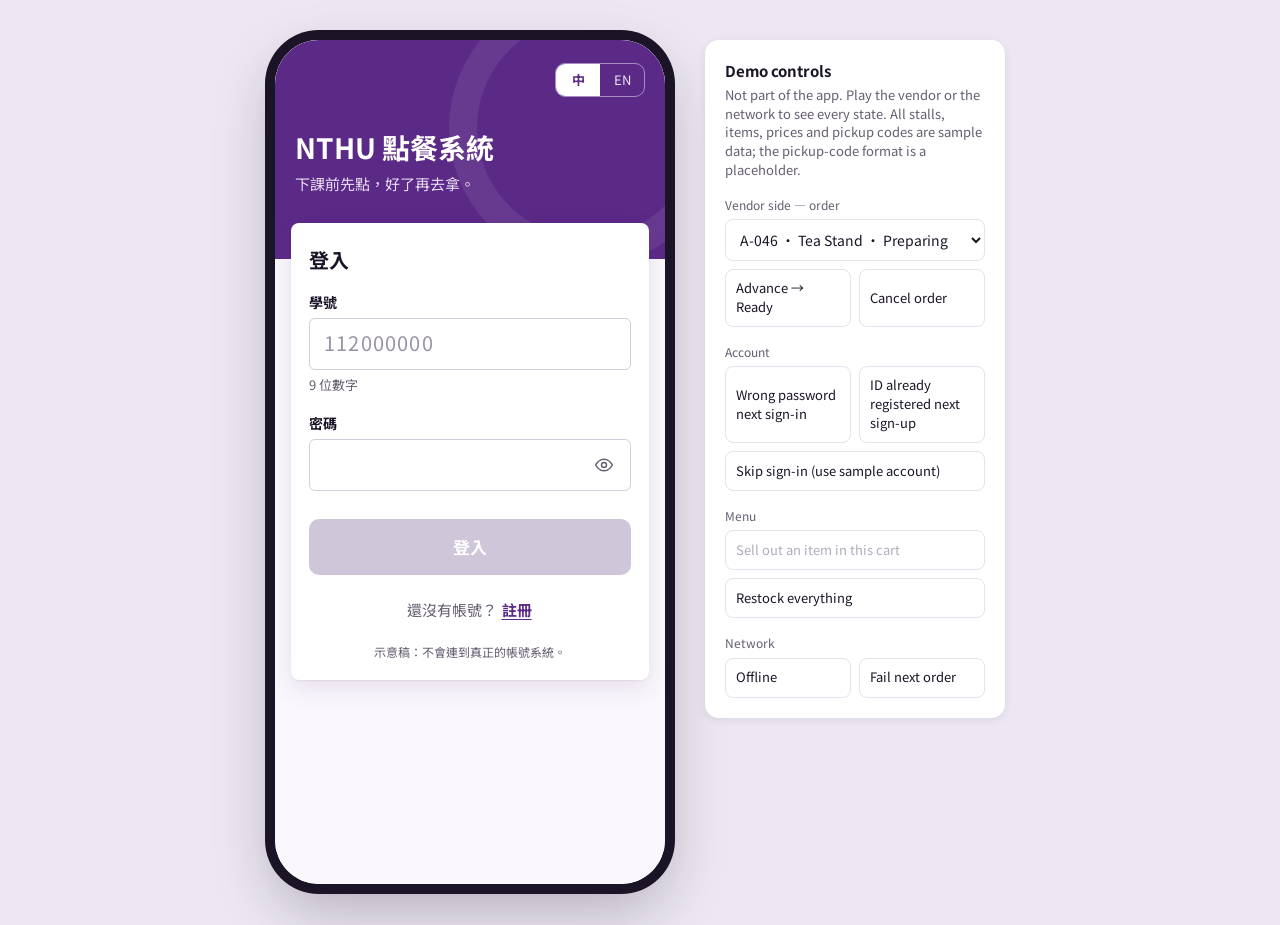
<file: mockups/student-ordering.html>
<!doctype html>
<html lang="zh-Hant">
<head>
<meta charset="utf-8">
<meta name="viewport" content="width=device-width, initial-scale=1, viewport-fit=cover">
<title>Student Ordering Mockup</title>
<link rel="preconnect" href="https://fonts.googleapis.com">
<link rel="preconnect" href="https://fonts.gstatic.com" crossorigin>
<link href="https://fonts.googleapis.com/css2?family=Archivo:wdth,wght@75..100,500..800&family=Noto+Sans+TC:wght@100..900&display=swap" rel="stylesheet">
<style>
:root{
  --w:#FFFFFF; --pur:#5B2A86; --pur-ink:#45206A; --pur-tint:#F1EBF7;
  --ink:#1B1426; --mute:#655E70; --faint:#B3ABBD; --rule:#E6E1EC; --fill:#F7F5FA;
  --amb:#8F5E00; --amb-bar:#E0A100; --grn:#17703F; --red:#B42828; --red-tint:#FBEDED;
  --desk:#ECE7F2; --lilac:#FAF8FC; --lav:#D9C8EE; --sun:#FFC23D; --sun-ink:#3D2A00;
  --num:"Archivo","Noto Sans TC",system-ui,sans-serif;
  --snap:90ms steps(2,end);
}
*{box-sizing:border-box;margin:0;padding:0}
html{-webkit-text-size-adjust:100%}
body{background:var(--desk);color:var(--ink);font:16px/1.45 "Noto Sans TC",system-ui,sans-serif;caret-color:var(--pur);min-height:100vh}
::selection{background:var(--pur-tint);color:var(--pur-ink)}
button{font:inherit;color:inherit;background:none;border:0;cursor:pointer}
button:disabled{cursor:not-allowed}
:focus-visible{outline:2px solid var(--pur);outline-offset:2px;border-radius:3px}
.num{font-family:var(--num);font-stretch:78%;font-variant-numeric:tabular-nums}
.lab{font:700 11px/1.2 var(--num);letter-spacing:.16em;text-transform:uppercase;color:var(--mute)}
.lab:lang(zh-Hant){letter-spacing:.04em;font-size:12px}
.sr-only{position:absolute;width:1px;height:1px;overflow:hidden;clip:rect(0 0 0 0);white-space:nowrap}
.ico{width:20px;height:20px;stroke:currentColor;fill:none;stroke-width:1.75;stroke-linecap:round;stroke-linejoin:round;flex:none}

/* stage */
.stage{display:flex;gap:40px;justify-content:center;align-items:flex-start;padding:40px 24px}
.device{width:390px;height:844px;border-radius:44px;background:var(--w);box-shadow:0 0 0 10px var(--ink),0 24px 60px rgba(27,20,38,.28);overflow:hidden;flex:none}
.app{height:100%;display:flex;flex-direction:column;background:var(--lilac)}
@media (max-width:899px){
  .stage{flex-direction:column;align-items:stretch;padding:0;gap:0}
  .device{width:100%;height:100dvh;border-radius:0;box-shadow:none}
}

/* chrome */
.hdr{display:flex;align-items:center;gap:10px;padding:12px 16px 12px 20px;min-height:64px;flex:none;background:var(--pur);color:#fff}
.hdr .back{width:44px;height:44px;margin-left:-12px;display:grid;place-items:center;border-radius:6px}
.hdr .back:hover{background:rgba(255,255,255,.14)}
.hdr :focus-visible{outline-color:#fff}
.hdr .ttl{display:flex;align-items:baseline;gap:10px;flex:1;min-width:0}
.hdr .ttl .no{font-weight:700;font-size:15px;color:#fff;border-radius:4px;padding:1px 7px;align-self:center;background:var(--sc,rgba(255,255,255,.2))}
.hdr h1{font-size:18px;font-weight:700;white-space:nowrap;overflow:hidden;text-overflow:ellipsis}
.tog{display:flex;border:1px solid rgba(255,255,255,.45);border-radius:10px;overflow:hidden;flex:none}
.tog button{font-size:13px;padding:0 12px;min-width:44px;height:32px;color:#EDE4F7}
.tog button[aria-pressed=true]{background:#fff;color:var(--pur);font-weight:700}
main{flex:1;overflow-y:auto;overflow-x:hidden;overscroll-behavior:contain;scrollbar-width:thin;scrollbar-color:var(--rule) transparent}
main::-webkit-scrollbar{width:6px}main::-webkit-scrollbar-thumb{background:var(--rule);border-radius:3px}
.meta{padding:12px 20px 0;font-size:13px;color:var(--mute);display:flex;justify-content:space-between;gap:12px}
.sample{font:700 11px var(--num);letter-spacing:.12em;color:var(--mute);white-space:nowrap}
.sec{padding:28px 20px 10px;display:flex;justify-content:space-between;align-items:baseline}
.sec h2{font-size:15px;font-weight:700}
.sec span{font-size:13px;color:var(--mute)}
.stack{display:grid;gap:10px;padding:0 20px}

.tabbar{display:grid;grid-template-columns:1fr 1fr 1fr;border-top:1px solid var(--rule);background:var(--w);padding-bottom:env(safe-area-inset-bottom);flex:none}
.tabbar button{display:flex;flex-direction:column;align-items:center;gap:2px;padding:9px 0 12px;font-size:12px;color:var(--mute);position:relative}
.tabbar button[aria-current=page]{color:var(--pur);font-weight:700}
.badge{position:absolute;top:5px;left:calc(50% + 8px);min-width:18px;height:18px;border-radius:5px;background:var(--sun);color:var(--sun-ink)!important;color:#fff;font:700 11px/18px var(--num);padding:0 5px}

/* the pass */
.pass{border:0;border-radius:14px;background:var(--w);display:block;width:100%;text-align:left;--bgp:var(--lilac);box-shadow:0 1px 2px rgba(27,20,38,.06),0 6px 18px rgba(91,42,134,.10);overflow:visible}
button.pass:hover{box-shadow:0 1px 2px rgba(27,20,38,.08),0 10px 24px rgba(91,42,134,.16)}
.pass .top{display:grid;grid-template-columns:1fr auto;gap:6px 16px;padding:14px 16px 16px;align-items:end;background:var(--band,var(--pur));color:#fff;border-radius:14px 14px 0 0;position:relative;overflow:hidden}
.pass .top:after{content:"";position:absolute;right:-30px;top:-30px;width:120px;height:120px;border-radius:50%;border:18px solid rgba(255,255,255,.07);pointer-events:none}
.pass .top .lab{color:var(--lav)}
.pass .code{font:800 52px/0.9 var(--num);font-stretch:78%;color:#fff;letter-spacing:.01em}
.pass .code .pfx{color:var(--sun)}
.pass .stat{text-align:right}
.pass .stat b{display:inline-block;font-size:17px;font-weight:700;line-height:1;padding:7px 12px;border-radius:10px;background:rgba(255,255,255,.16);color:#fff}
.pass .stat small{display:block;font-size:13px;color:var(--lav);margin-top:6px}
.perf{border-top:1px dashed #D5CDDF;position:relative;height:0}
.perf:before,.perf:after{content:"";position:absolute;top:-9px;width:18px;height:18px;border-radius:50%;background:var(--bgp);border:1px solid var(--rule)}
.perf:before{left:-10px;clip-path:inset(0 0 0 50%)}.perf:after{right:-10px;clip-path:inset(0 50% 0 0)}
.legs{display:grid;grid-template-columns:repeat(4,1fr);gap:6px;padding:10px 16px 13px}
.legs i{display:block;height:4px;border-radius:2px;background:var(--rule)}
.legs span{display:block;font-size:12px;color:var(--mute);margin-top:6px;white-space:nowrap}
.legs .d i{background:var(--pur)}
.legs .n span{color:var(--ink);font-weight:700}
.s-confirming .legs .n i{background:var(--pur)}
.s-preparing .legs .n i{background:var(--sun)}
.s-ready .legs .n i,.s-ready .legs .d i{background:var(--grn)}
.s-preparing .stat b{background:var(--sun);color:var(--sun-ink)}
.s-ready{--band:var(--grn)}
.s-ready .stat b{background:#fff;color:var(--grn)}
.s-cancelled{--band:#8A8395}
.s-cancelled .stat b{background:#fff;color:var(--red)}
.s-cancelled .code .pfx{color:#fff}
.s-cancelled .code{color:#E9E5EE;text-decoration:line-through;text-decoration-thickness:3px}
.pass.mini .code{font-size:40px}
.pass.mini .stat b{font-size:15px;padding:6px 10px}
.snapping .stat b,.snapping .legs .n i,.snapping .legs .d i{animation:snap var(--snap)}
@keyframes snap{0%{opacity:.3;transform:translateY(2px)}100%{opacity:1;transform:none}}

/* stalls */
.stall{display:grid;grid-template-columns:44px 1fr auto;gap:2px 14px;align-items:center;padding:14px 20px;border-bottom:1px solid var(--rule);width:100%;text-align:left;background:var(--w)}
.stall:hover{background:var(--fill)}
.stall .op b.on{color:var(--grn)}
.sgrid{display:grid;grid-template-columns:1fr 1fr;gap:12px;padding:0 20px 24px}
.scard{background:var(--w);border-radius:8px;overflow:hidden;text-align:left;display:flex;flex-direction:column;box-shadow:0 1px 2px rgba(27,20,38,.06),0 4px 14px rgba(91,42,134,.08)}
.scard:hover{box-shadow:0 1px 2px rgba(27,20,38,.08),0 8px 22px rgba(91,42,134,.16)}
.scard .img{position:relative;aspect-ratio:4/3;background:color-mix(in srgb,var(--sc) 14%,#fff);display:grid;place-items:center;color:color-mix(in srgb,var(--sc) 70%,#fff)}
.scard .img .ico{width:30px;height:30px;stroke-width:1.5}
.scard .img .phl{position:absolute;bottom:8px;left:0;right:0;text-align:center;font-size:11px;color:color-mix(in srgb,var(--sc) 75%,#000)}
.scard .tile{position:absolute;top:8px;left:8px;font:800 16px var(--num);font-stretch:78%;color:#fff;background:var(--sc);border-radius:5px;padding:3px 8px}
.scard .body{padding:10px 12px 12px;display:grid;gap:2px}
.scard .nm{font-size:16px;font-weight:700}
.scard .mt{font-size:12px;color:var(--mute)}
.scard .st{font-size:12px;font-weight:700;margin-top:4px;display:flex;justify-content:space-between;gap:6px}
.scard .st .on{color:var(--grn)}
.scard .st .off{color:var(--mute)}
.scard .st .cartn{color:var(--pur)}
.scard.closed .img{filter:grayscale(1);opacity:.7}
.scard.closed .nm{color:var(--mute)}
.stall .no{font:800 20px var(--num);font-stretch:78%;color:#fff;background:var(--sc);grid-row:span 2;width:44px;height:44px;border-radius:6px;display:grid;place-items:center}
.stall .nm{font-size:17px;font-weight:500}
.stall .mt{font-size:13px;color:var(--mute)}
.stall .op{font-size:13px;grid-row:span 2;text-align:right;display:grid;gap:2px}
.stall .op b{font-weight:500}
.stall .cartn{color:var(--pur);font-weight:700}
.stall.closed .nm{color:var(--mute)}
.stall.closed .no{background:#B3ABBD}

/* menu */
.tabs{display:flex;gap:24px;padding:0 20px;border-bottom:1px solid var(--rule);position:sticky;top:0;background:var(--lilac);z-index:2;overflow-x:auto;scrollbar-width:none;margin-top:12px}
.tabs::-webkit-scrollbar{display:none}
.tabs button{padding:14px 0 11px;color:var(--mute);white-space:nowrap;font-size:15px}
.tabs button[aria-current=true]{color:var(--pur);font-weight:700;box-shadow:inset 0 -3px 0 var(--pur)}
.hero{position:relative}
.hero .sample{position:absolute}
.hero .on{color:var(--grn);font-weight:700}.hero .off{color:var(--mute);font-weight:700}
.himg{position:relative;display:grid;place-items:center;aspect-ratio:16/9;background:color-mix(in srgb,var(--sc) 16%,#fff);color:color-mix(in srgb,var(--sc) 70%,#fff)}
.himg .ico{width:36px;height:36px;stroke-width:1.5}
.himg .phl{position:absolute;bottom:10px;left:0;right:0;text-align:center;font-size:12px;color:color-mix(in srgb,var(--sc) 75%,#000)}
.hero.closed .himg{filter:grayscale(1);opacity:.75}
.desc{font-size:15px;line-height:1.5}
.hero .mt{font-size:13px;color:var(--mute);margin-top:4px}
/* B: image + overlapping card */
.hb{padding-bottom:4px}
.hb .himg{aspect-ratio:auto;height:170px}
.hb .himg .phl{bottom:auto;top:12px}
.hb .hcard{position:relative;margin:-44px 16px 0;background:var(--w);border-radius:8px;padding:14px 16px 16px;box-shadow:0 1px 2px rgba(27,20,38,.06),0 6px 18px rgba(91,42,134,.12)}
.hb .hrow{display:flex;align-items:center;gap:10px;margin-bottom:6px}
.hb .tile{font-weight:800;font-size:16px;color:#fff;background:var(--sc);border-radius:5px;padding:3px 8px}
.hb h2{font-size:20px}
.hb .chips{display:flex;flex-wrap:wrap;gap:6px;margin-top:10px}
.hb .chips span{font-size:12px;background:var(--pur-tint);color:var(--pur-ink);border-radius:10px;padding:4px 10px}
.hb .chips span .on,.hb .chips span .off{font-weight:700}
.hb .sample{right:16px;top:14px;position:absolute}
.igrid{display:grid;grid-template-columns:1fr 1fr;gap:12px;padding:4px 20px 8px}
.icard{background:var(--w);border-radius:8px;overflow:hidden;display:flex;flex-direction:column;box-shadow:0 1px 2px rgba(27,20,38,.06),0 4px 14px rgba(91,42,134,.08)}
.iimg{position:relative;aspect-ratio:4/3;display:grid;place-items:center;background:color-mix(in srgb,var(--sc) 12%,#fff);color:color-mix(in srgb,var(--sc) 65%,#fff)}
.iimg .ico{width:28px;height:28px;stroke-width:1.5}
.iimg .phl{position:absolute;bottom:6px;left:0;right:0;text-align:center;font-size:11px;color:color-mix(in srgb,var(--sc) 75%,#000)}
.iimg .sold{position:absolute;top:8px;left:8px;background:var(--ink);color:#fff;font-size:12px;font-weight:700;padding:3px 9px;border-radius:10px}
.ibody{padding:10px 10px 10px 12px;display:flex;flex-direction:column;gap:2px;flex:1}
.ibody .nm{font-size:15px;line-height:1.35;font-weight:500;min-height:2.7em}
.ifoot{display:flex;align-items:center;justify-content:space-between;gap:6px;margin-top:auto;padding-top:6px;min-height:40px}
.ifoot .p{font:600 19px var(--num);font-stretch:78%;font-variant-numeric:tabular-nums}
.icard .step{height:36px}.icard .step button{width:32px}.icard .step output{min-width:16px;font-size:15px}
.icard .add{width:36px;height:36px}
.icard.out .iimg{background:#EFEDF2;color:#B3ABBD}
.icard.out .nm,.icard.out .p{color:var(--mute)}
.icard.out .p{text-decoration:line-through}
.cat{padding:24px 20px 4px;font-size:13px;font-weight:700;color:var(--mute)}
.item{display:grid;grid-template-columns:1fr auto auto;gap:14px;align-items:center;padding:12px 20px;min-height:64px;border-bottom:1px solid var(--rule);background:var(--w)}
.item .nm{font-size:17px;line-height:1.3}
.item .p{font:600 20px var(--num);font-stretch:78%;font-variant-numeric:tabular-nums}
.item.out .nm,.item.out .p{color:var(--mute)}
.item .tag{font-size:13px;color:var(--mute);grid-column:2/4;justify-self:end}
.warn{display:block;font-size:12px;color:var(--red);margin-top:2px;font-weight:500}
.step{display:flex;align-items:center;border:0;background:var(--pur);color:#fff;border-radius:10px;height:40px}
.step button{width:40px;height:100%;display:grid;place-items:center;border-radius:10px}
.step button:hover{background:rgba(255,255,255,.16)}
.step output{min-width:20px;text-align:center;font:700 16px var(--num);font-variant-numeric:tabular-nums}
.add{width:40px;height:40px;border:1.5px solid var(--pur);color:var(--pur);border-radius:6px;display:grid;place-items:center;background:var(--w)}
.add:hover{background:var(--pur-tint)}
.add:disabled{border-color:var(--rule);color:var(--faint);background:none}

.note{margin:14px 20px 0;padding:12px 14px;border-radius:5px;background:var(--fill);font-size:14px;display:flex;gap:10px;align-items:flex-start}
.note.err{background:var(--red-tint);color:#7E1C1C}
.note .act{margin-left:auto;font-weight:700;text-decoration:underline;text-underline-offset:3px;white-space:nowrap;padding:0 2px}

.cta{margin:12px 16px 16px;height:56px;border-radius:10px;background:var(--pur);color:#fff;display:flex;align-items:center;justify-content:space-between;padding:0 24px;font-weight:700;font-size:17px;width:calc(100% - 32px);flex:none}
.cta:hover:not(:disabled){background:var(--pur-ink)}
.cta:disabled{background:#CFC6DA}
.cta.center{justify-content:center;gap:10px}
.cta .num{font-size:22px}
.spin{width:18px;height:18px;border:2px solid rgba(255,255,255,.4);border-top-color:#fff;border-radius:50%;animation:rot .8s linear infinite}
@keyframes rot{to{transform:rotate(360deg)}}

/* checkout */
.line{display:grid;grid-template-columns:1fr auto auto;gap:14px;align-items:center;padding:12px 20px;border-bottom:1px solid var(--rule);min-height:64px;background:var(--w)}
.line .sub{font:600 18px var(--num);font-stretch:78%;min-width:52px;text-align:right}
.line.bad .nm s,.line.bad .sub{color:var(--mute)}
.line.bad .sub{text-decoration:line-through}
.line .rm{font-size:14px;font-weight:700;color:var(--red);padding:10px 4px;text-decoration:underline;text-underline-offset:3px}
.sum{display:flex;justify-content:space-between;align-items:baseline;padding:16px 20px}
.sum b{font:800 28px var(--num);font-stretch:78%}
.ph{margin:0 20px;border:1px dashed #CFC6DA;border-radius:6px;padding:14px 16px;font-size:14px;color:var(--mute);display:flex;gap:12px}
.ph + .ph{margin-top:10px}
.ph strong{display:block;color:var(--ink);font-size:15px;margin-bottom:2px}

/* full pass */
.passwrap{padding:20px;min-height:100%}
.passwrap .pass .code{font-size:84px}
.passwrap .pass .top{padding:20px 18px 20px}
.passwrap .pass .stat b{font-size:20px;padding:8px 14px}
.fields{display:grid;grid-template-columns:1.4fr 1fr .7fr;gap:12px;padding:14px 18px 16px}
.fields dd{font-size:15px;margin-top:3px}

.rule{border-top:1px solid var(--rule);margin:0 18px}
.lines{padding:14px 18px 16px;font-size:14px}
.lines div{display:flex;justify-content:space-between;padding:3px 0}
.lines .t{border-top:1px solid var(--rule);margin-top:8px;padding-top:10px;font-weight:700}
.msg{margin-top:18px;font-size:15px;text-align:center;color:var(--mute)}
.msg.ready{color:var(--grn);font-weight:700;font-size:17px}
.msg.cancel{color:var(--red);font-weight:700}
.upd{margin-top:8px;text-align:center;font-size:13px;color:var(--mute);display:flex;gap:6px;justify-content:center;align-items:center}
.upd.off{color:var(--red)}

/* orders */
.hist{display:grid;grid-template-columns:72px 1fr auto;gap:2px 12px;align-items:center;padding:14px 20px;border-bottom:1px solid var(--rule);width:100%;text-align:left;background:var(--w)}
.hist:hover{background:var(--fill)}
.hist .code{font:700 20px var(--num);font-stretch:78%;color:var(--mute);grid-row:span 2}
.hist .mt{font-size:13px;color:var(--mute)}
.hist .r{grid-row:span 2;text-align:right;font-size:13px}
.hist .r b{display:block;font:600 17px var(--num);font-stretch:78%}
.hist .x{color:var(--red)}
.empty{padding:48px 20px;text-align:center;color:var(--mute)}
.empty button{margin-top:12px;color:var(--ink);font-weight:700;text-decoration:underline;text-underline-offset:3px;padding:10px}

/* demo panel */
.demo{width:300px;background:var(--w);border-radius:14px;padding:20px;box-shadow:0 2px 10px rgba(27,20,38,.08);font-size:14px;position:sticky;top:40px}
.demo h2{font-size:15px;margin-bottom:4px}
.demo p{color:var(--mute);font-size:13px}
.demo .lbl{display:block;font-size:12px;color:var(--mute);margin:16px 0 6px}
.demo select{width:100%;font:inherit;padding:9px 10px;border:1px solid var(--rule);border-radius:8px;background:var(--w);color:var(--ink)}
.demo .row{display:grid;grid-template-columns:1fr 1fr;gap:8px}
.demo .row + .row{margin-top:8px}
.demo button{border:1px solid var(--rule);border-radius:8px;padding:9px 10px;text-align:left;font-size:13px;background:var(--w);min-height:40px}
.demo button:hover:not(:disabled){border-color:var(--pur);color:var(--pur)}
.demo button:disabled{color:var(--faint)}
.demo button[aria-pressed=true]{background:var(--ink);color:#fff;border-color:var(--ink)}
.demo .wide{grid-column:1/3}
@media (max-width:899px){.demo{width:auto;border-radius:0;position:static;box-shadow:none;border-top:8px solid var(--desk)}}
/* auth + onboarding */
.auth{flex:1;overflow-y:auto;display:flex;flex-direction:column;scrollbar-width:thin}
.ahero{background:var(--pur);color:#fff;padding:18px 20px 64px;position:relative;overflow:hidden;flex:none}
.ahero:after{content:"";position:absolute;right:-60px;top:-50px;width:220px;height:220px;border-radius:50%;border:28px solid rgba(255,255,255,.07);pointer-events:none}
.ahero .bar{display:flex;justify-content:space-between;align-items:center;min-height:44px}
.ahero .bar .back{width:44px;height:44px;margin-left:-12px;display:grid;place-items:center;border-radius:6px;color:#fff}
.ahero .bar .back:hover{background:rgba(255,255,255,.14)}
.ahero h1{font-size:28px;line-height:1.25;font-weight:700;margin-top:28px;position:relative;z-index:1}
.ahero h1 .pfx{color:var(--sun)}
.ahero p{color:#E7DCF3;font-size:15px;margin-top:8px;position:relative;z-index:1;max-width:34ch}
.acard{background:var(--w);margin:-36px 16px 24px;border-radius:8px;padding:22px 18px 20px;position:relative;box-shadow:0 1px 2px rgba(27,20,38,.06),0 8px 24px rgba(91,42,134,.12)}
.acard h2{font-size:20px;font-weight:700}
.acard .sub{font-size:14px;color:var(--mute);margin-top:4px}
.field{display:grid;gap:6px;margin-top:18px}
.field > label{font-size:14px;font-weight:700}
.input{display:flex;align-items:center;min-width:0;height:52px;border:1.5px solid #D5CDDF;border-radius:6px;background:#fff;padding:0 4px 0 14px;transition:border-color .12s}
.input:focus-within{border-color:var(--pur);box-shadow:0 0 0 3px var(--pur-tint)}
.input input{flex:1;border:0;outline:0;font:inherit;font-size:17px;background:none;color:var(--ink);min-width:0;height:100%}
.input input::placeholder{color:#9A93A5}
.input input.num{font-family:var(--num);font-stretch:85%;letter-spacing:.06em;font-size:20px}
.input .eye{width:44px;height:44px;display:grid;place-items:center;color:var(--mute);border-radius:5px;flex:none}
.input .eye:hover{background:var(--fill)}
.field.bad .input{border-color:var(--red)}
.field.ok .input{border-color:var(--grn)}
.hint{font-size:13px;color:var(--mute)}
.field.bad .hint{color:var(--red);font-weight:500}
.checks{list-style:none;display:grid;grid-template-columns:1fr 1fr;gap:4px 10px;margin-top:2px}
.checks li{font-size:13px;color:var(--mute);display:flex;gap:6px;align-items:center}
.checks li .ico{width:15px;height:15px;stroke-width:2.2}
.checks li.ok{color:var(--grn);font-weight:500}
.cta.inline{margin:22px 0 0;width:100%;justify-content:center;gap:10px}
.alink{text-align:center;margin-top:14px;font-size:15px;color:var(--mute)}
.alink button{color:var(--pur);font-weight:700;text-decoration:underline;text-underline-offset:3px;padding:10px 2px}
.acard .note{margin:16px 0 0}
.acard .note .act{color:inherit}
.mock{display:block;text-align:center;font-size:12px;color:var(--mute);margin-top:12px}
.obhead{background:var(--pur);color:#fff;padding:12px 16px 18px 20px;flex:none}
.obhead .bar{display:flex;justify-content:space-between;align-items:center;min-height:44px}
.obhead .steps{display:grid;grid-template-columns:1fr 1fr;gap:6px;margin-top:10px}
.obhead .steps i{height:4px;border-radius:2px;background:rgba(255,255,255,.25)}
.obhead .steps i.on{background:var(--sun)}
.obhead .stepn{font:700 12px var(--num);letter-spacing:.12em;color:var(--lav);margin-top:8px;display:block}
.ob{padding:22px 20px 24px}
.ob h2{font-size:22px;font-weight:700;line-height:1.3}
.ob .lead{font-size:15px;color:var(--mute);margin-top:6px}
.opts{display:grid;gap:10px;margin-top:18px}
.opt{display:grid;grid-template-columns:40px 1fr 22px;gap:12px;align-items:center;padding:14px;border:1.5px solid var(--rule);border-radius:6px;background:var(--w);text-align:left;width:100%}
.opt:hover{border-color:#CFC6DA}
.opt .oi{width:40px;height:40px;border-radius:6px;background:var(--pur-tint);color:var(--pur);display:grid;place-items:center}
.opt b{display:block;font-size:16px}
.opt small{display:block;font-size:13px;color:var(--mute)}
.opt .rd{width:22px;height:22px;border-radius:50%;border:2px solid #CFC6DA;display:grid;place-items:center}
.opt[aria-checked=true]{border-color:var(--pur);background:#FBF8FE}
.opt[aria-checked=true] .rd{border-color:var(--pur)}
.opt[aria-checked=true] .rd:after{content:"";width:10px;height:10px;border-radius:50%;background:var(--pur)}
.cardform{display:grid;grid-template-columns:minmax(0,1fr) minmax(0,1fr);gap:0 12px;margin-top:4px;padding:2px 2px 0}
.cardform .field:first-child{grid-column:1/3}
.obfoot{padding:8px 16px 16px;flex:none}
.obfoot .cta{margin:0;width:100%;justify-content:center;gap:8px}
.obfoot .pair{display:grid;grid-template-columns:auto 1fr;gap:10px}
.obfoot .prev{height:56px;padding:0 20px;border-radius:10px;border:1.5px solid var(--pur);color:var(--pur);font-weight:700;font-size:16px;display:flex;align-items:center;gap:4px;background:var(--w)}
.obfoot .prev:hover{background:var(--pur-tint)}
.obfoot .prev .ico{width:18px;height:18px}
.obfoot .skip{display:block;margin:6px auto 0;padding:12px;color:var(--mute);font-weight:700;text-decoration:underline;text-underline-offset:3px}
.nprev{margin-top:22px;background:var(--w);border-radius:8px;padding:14px;display:grid;grid-template-columns:40px 1fr;gap:12px;box-shadow:0 1px 2px rgba(27,20,38,.06),0 8px 24px rgba(91,42,134,.12)}
.nprev .ni{width:40px;height:40px;border-radius:6px;background:var(--pur);color:var(--sun);display:grid;place-items:center}
.nprev .nt{display:flex;justify-content:space-between;font-size:13px;color:var(--mute)}
.nprev .nt b{color:var(--ink);font-weight:700}
.nprev p{font-size:15px;margin-top:2px}
.nprev p b{font-family:var(--num);font-stretch:85%;font-size:17px}
.nprev .sample{grid-column:1/3;justify-self:end}
.nlist{list-style:none;margin-top:18px;display:grid;gap:10px}
.nlist li{display:flex;gap:10px;font-size:15px}
.nlist li .ico{color:var(--grn);margin-top:2px}
.acct{margin:0 20px;background:var(--w);border-radius:8px;box-shadow:0 1px 2px rgba(27,20,38,.06),0 4px 14px rgba(91,42,134,.08)}
.acct > div{display:flex;justify-content:space-between;align-items:center;gap:12px;padding:14px 16px;border-bottom:1px solid var(--rule);font-size:15px}
.acct > div:last-child{border-bottom:0}
.acct dt{color:var(--mute);font-size:14px}
.acct dd{font-weight:500;text-align:right}
.acct dd.num{font-family:var(--num);font-stretch:85%;font-size:18px;letter-spacing:.04em}
.acct .so{color:var(--red);font-weight:700;padding:6px 0}
.ph.set{border-style:solid;background:var(--w)}
.idcard{margin:20px 20px 0;background:var(--w);border-radius:8px;box-shadow:0 1px 2px rgba(27,20,38,.06),0 6px 18px rgba(91,42,134,.10);--bgp:var(--lilac)}
.idcard .top{display:grid;grid-template-columns:1fr auto;gap:6px 16px;padding:14px 16px 16px;align-items:end;background:var(--pur);color:#fff;border-radius:8px 8px 0 0;position:relative;overflow:hidden}
.idcard .top:after{content:"";position:absolute;right:-30px;top:-30px;width:120px;height:120px;border-radius:50%;border:18px solid rgba(255,255,255,.07)}
.idcard .lab{color:var(--lav)}
.idcard .code{font:800 40px/0.95 var(--num);font-stretch:78%;letter-spacing:.03em}
.idcard .stat b{display:inline-block;font-size:14px;font-weight:700;padding:6px 10px;border-radius:10px;background:rgba(255,255,255,.16)}
.idcard .fields{grid-template-columns:1fr 1fr}
.setrow{display:grid;grid-template-columns:40px 1fr auto;gap:12px;align-items:center;padding:14px 16px;border-bottom:1px solid var(--rule)}
.setrow:last-child{border-bottom:0}
.acct > .setrow{display:grid;justify-content:normal}
.idcard .fields .lab{color:var(--mute)}
.setrow .oi{width:40px;height:40px;border-radius:6px;background:var(--pur-tint);color:var(--pur);display:grid;place-items:center}
.setrow .tx b{display:block;font-size:16px;font-weight:500}
.setrow .tx small{display:block;font-size:13px;color:var(--mute)}
.switch{width:52px;height:32px;border-radius:16px;background:#CFC6DA;position:relative;flex:none}
.switch i{position:absolute;top:3px;left:3px;width:26px;height:26px;border-radius:50%;background:#fff;box-shadow:0 1px 3px rgba(0,0,0,.2);transition:transform .15s}
.switch[aria-checked=true]{background:var(--pur)}
.switch[aria-checked=true] i{transform:translateX(20px)}
.tog-light{border-color:var(--rule)}
.tog-light button{color:var(--mute)}
.tog-light button[aria-pressed=true]{background:var(--pur);color:#fff}
.chg{height:36px;padding:0 14px;border-radius:10px;border:1.5px solid var(--pur);color:var(--pur);font-weight:700;font-size:14px}
.chg:hover{background:var(--pur-tint)}
.signout{display:block;margin:24px 20px 0;width:calc(100% - 40px);height:52px;border-radius:10px;border:1.5px solid var(--red);color:var(--w);font-weight:700;background:var(--red)}
.signout:hover{background:#962020;border-color:#962020}
.navrow{width:100%;text-align:left;background:none}
.navrow:hover{background:var(--fill)}
.navrow .chev{color:var(--mute)}
.acct > .navrow{display:grid;border-bottom:0;border-radius:8px}
.defchip{display:inline-block;font-size:11px;font-weight:700;color:var(--pur);background:var(--pur-tint);border-radius:10px;padding:1px 8px;margin-left:6px;vertical-align:2px}
.pacts{display:flex;gap:4px}
.lnk{font-size:13px;font-weight:700;color:var(--pur);padding:8px 6px;border-radius:4px}
.lnk:hover{background:var(--pur-tint)}
.lnk.del{color:var(--mute)}
.addrow{display:flex;align-items:center;gap:10px;width:100%;padding:14px 16px;color:var(--pur);font-weight:700;font-size:15px;border-top:1px dashed #D5CDDF;border-radius:0 0 8px 8px}
.addrow:hover{background:var(--pur-tint)}
.addrow .ico{width:20px;height:20px}
.note.ok{background:#E8F5EC;color:#0F4D2A}
.note.ok .ico{color:var(--grn)}
.areatabs{position:static;margin-top:0;background:transparent;gap:14px}
.areatabs button{font-size:15px}
:lang(en) .areatabs button{font-size:14px}
.areatabs .cnt{display:inline-block;margin-left:4px;font:700 12px var(--num);color:var(--mute);background:var(--w);border-radius:5px;padding:0 6px;vertical-align:1px}
.areatabs button[aria-current=true] .cnt{background:var(--pur);color:#fff}
button.icard{text-align:left;font:inherit;color:inherit;width:100%;cursor:pointer}
button.icard:hover{box-shadow:0 1px 2px rgba(27,20,38,.08),0 8px 22px rgba(91,42,134,.16)}
button.icard:focus-visible{outline-offset:3px}
.icard .add{pointer-events:none}
.iimg .incart{position:absolute;top:8px;right:8px;background:var(--pur);color:#fff;font-size:12px;font-weight:700;padding:3px 8px;border-radius:5px}
.itempage .himg{aspect-ratio:4/3}
.sold.big{position:absolute;top:12px;left:12px;background:var(--ink);color:#fff;font-size:14px;font-weight:700;padding:4px 12px;border-radius:5px}
.ihead{display:grid;grid-template-columns:1fr auto;align-items:baseline;gap:2px 12px;padding:18px 20px 4px}
.ihead h2{font-size:22px;font-weight:700}
.ihead .p{font-size:24px;font-weight:700}
.ihead .mt{grid-column:1/3;font-size:13px;color:var(--mute)}
.ihead .sample{grid-column:1/3;justify-self:end}
.ogroup{border:0;margin:16px 20px 0;background:var(--w);border-radius:8px;padding:6px 0;box-shadow:0 1px 2px rgba(27,20,38,.06),0 4px 14px rgba(91,42,134,.06)}
.ogroup legend,.ogroup .legend{display:block;width:100%;padding:12px 16px 6px;font-size:16px;font-weight:700;float:left}
.ogroup legend small,.ogroup .legend small{display:block;font-size:12px;font-weight:400;color:var(--mute);margin-top:2px}
.ogroup legend + *{clear:both}
.ochk{display:grid;grid-template-columns:24px 1fr auto;gap:12px;align-items:center;padding:12px 16px;border-top:1px solid var(--rule);cursor:pointer;clear:both}
.ochk input{position:absolute;opacity:0;width:1px;height:1px}
.ochk .box{width:22px;height:22px;border:2px solid #CFC6DA;border-radius:5px;display:grid;place-items:center;color:transparent}
.ochk .box .ico{width:16px;height:16px;stroke-width:2.6}
.ochk input:checked + .box{background:var(--pur);border-color:var(--pur);color:#fff}
.ochk input:focus-visible + .box{outline:2px solid var(--pur);outline-offset:2px}
.ochk .ol{font-size:16px}
.ochk .ol small{margin-left:8px;font-size:11px;color:var(--mute);border:1px solid var(--rule);border-radius:4px;padding:0 5px;vertical-align:2px}
.ochk .od{font-size:16px;font-weight:600;color:var(--mute)}
fieldset:disabled .ochk{opacity:.5;cursor:not-allowed}
.ogroup textarea{display:block;clear:both;width:calc(100% - 32px);margin:4px 16px 0;border:1.5px solid #D5CDDF;border-radius:6px;padding:10px 12px;font:inherit;font-size:16px;resize:none;color:var(--ink);background:#fff}
.ogroup textarea:focus{outline:0;border-color:var(--pur);box-shadow:0 0 0 3px var(--pur-tint)}
.ogroup .cnt{display:block;text-align:right;padding:4px 16px 8px}
.qrow{display:flex;justify-content:space-between;align-items:center;margin:16px 20px 0;padding:12px 16px;background:var(--w);border-radius:8px;font-weight:700;box-shadow:0 1px 2px rgba(27,20,38,.06),0 4px 14px rgba(91,42,134,.06)}
.qrow .step button:disabled{opacity:.4}
.lopt{display:block;font-size:12px;color:var(--mute);margin-top:2px}
.lines .lopt{font-size:12px}
.toast{margin:12px 20px 0}
/* Chinese always renders in Noto Sans TC: form controls and placeholders don't inherit fonts by default */
:root{--cjk:"Noto Sans TC","PingFang TC","Microsoft JhengHei",sans-serif}
html,body,button,input,textarea,select,legend,label{font-family:"Noto Sans TC",system-ui,sans-serif}
input::placeholder,textarea::placeholder{font-family:"Noto Sans TC",system-ui,sans-serif}
.num,.lab,.code,.p,.sum b,.stall .no,.hist .code,.badge,.areatabs .cnt,.stepn{font-family:"Archivo","Noto Sans TC",sans-serif}
.pass .top{grid-template-columns:auto 1fr auto;column-gap:12px}
.pass .top .lab:first-child{grid-column:1/3}
.pass .vend{align-self:end;font-size:15px;line-height:1.2;font-weight:700;color:#fff;padding-bottom:3px;min-width:0;overflow-wrap:anywhere;display:-webkit-box;-webkit-line-clamp:2;-webkit-box-orient:vertical;overflow:hidden}
.pass .stat{grid-column:3}
.pass .stat b{white-space:nowrap}
.pass .stat b{font-size:22px;padding:9px 16px}
.pass.mini .stat b{font-size:20px;padding:8px 14px}
.passwrap .pass .stat b{font-size:26px;padding:10px 16px}
.passwrap .pass .code{font-size:84px}
.passwrap .pass .top{grid-template-columns:1fr;row-gap:10px}
.passwrap .pass .top .lab:first-child{grid-column:1}
.passwrap .pass .top .lab[style]{display:none}
.passwrap .pass .vend{display:none}
.passwrap .pass .stat{grid-column:1;justify-self:start}
/* Pickup pass text: neutral text on the green (ready) and grey (cancelled) bands. */
.s-ready .stat b,.s-cancelled .stat b{color:var(--ink)}
.s-ready .top .lab,.s-cancelled .top .lab,.s-ready .stat small,.s-cancelled .stat small{color:#fff}
@media (prefers-reduced-motion:reduce){*{animation:none!important;transition:none!important;scroll-behavior:auto!important}}
</style>
</head>
<body>
<div class="stage">
  <div class="device"><div class="app" id="app"></div></div>
  <aside class="demo" id="demo" aria-label="Demo controls"></aside>
</div>
<div id="live" class="sr-only" aria-live="polite"></div>

<script type="module">
/* ---------- icons ---------- */
const I = {
  back:'<svg class="ico" viewBox="0 0 24 24" aria-hidden="true"><path d="M15 5l-7 7 7 7"/></svg>',
  plus:'<svg class="ico" viewBox="0 0 24 24" aria-hidden="true"><path d="M12 5v14M5 12h14"/></svg>',
  minus:'<svg class="ico" viewBox="0 0 24 24" aria-hidden="true"><path d="M5 12h14"/></svg>',
  store:'<svg class="ico" viewBox="0 0 24 24" aria-hidden="true"><path d="M4 10l1.5-5h13L20 10M4 10h16M4 10v9h16v-9M9 19v-5h6v5"/></svg>',
  ticket:'<svg class="ico" viewBox="0 0 24 24" aria-hidden="true"><path d="M3 7h18v3a2 2 0 0 0 0 4v3H3v-3a2 2 0 0 0 0-4z"/><path d="M14 8v8" stroke-dasharray="2 2.5"/></svg>',
  alert:'<svg class="ico" viewBox="0 0 24 24" aria-hidden="true"><circle cx="12" cy="12" r="9"/><path d="M12 7.5v5.5M12 16.5v.01"/></svg>',
  info:'<svg class="ico" viewBox="0 0 24 24" aria-hidden="true"><circle cx="12" cy="12" r="9"/><path d="M12 11v6M12 7.5v.01"/></svg>',
  wifiOff:'<svg class="ico" viewBox="0 0 24 24" aria-hidden="true" style="width:16px;height:16px"><path d="M3 3l18 18M8.5 12.5a5 5 0 0 1 3.5-1.4M5 9a10 10 0 0 1 4-2.2M19 9a10 10 0 0 0-5.5-2.4M12 17v.01"/></svg>',
  card:'<svg class="ico" viewBox="0 0 24 24" aria-hidden="true"><rect x="3" y="6" width="18" height="13" rx="2"/><path d="M3 10h18"/></svg>',
  photo:'<svg class="ico" viewBox="0 0 24 24" aria-hidden="true"><rect x="3" y="5" width="18" height="14" rx="2"/><circle cx="9" cy="10" r="1.8"/><path d="M21 16l-5-5-8 8"/></svg>',
  eye:'<svg class="ico" viewBox="0 0 24 24" aria-hidden="true"><path d="M2 12s3.6-7 10-7 10 7 10 7-3.6 7-10 7S2 12 2 12z"/><circle cx="12" cy="12" r="3"/></svg>',
  eyeOff:'<svg class="ico" viewBox="0 0 24 24" aria-hidden="true"><path d="M3 3l18 18M10.6 5.1A10.6 10.6 0 0 1 12 5c6.4 0 10 7 10 7a17 17 0 0 1-3.2 4M6.6 6.6A17 17 0 0 0 2 12s3.6 7 10 7a9.8 9.8 0 0 0 5.4-1.6M9.9 9.9a3 3 0 0 0 4.2 4.2"/></svg>',
  check:'<svg class="ico" viewBox="0 0 24 24" aria-hidden="true"><path d="M5 12.5l4.5 4.5L19 7.5"/></svg>',
  dot:'<svg class="ico" viewBox="0 0 24 24" aria-hidden="true"><circle cx="12" cy="12" r="3"/></svg>',
  bell:'<svg class="ico" viewBox="0 0 24 24" aria-hidden="true"><path d="M6 16V11a6 6 0 0 1 12 0v5l1.5 2h-15z"/><path d="M10 20.5a2 2 0 0 0 4 0"/></svg>',
  wallet:'<svg class="ico" viewBox="0 0 24 24" aria-hidden="true"><rect x="5" y="2.5" width="14" height="19" rx="2.5"/><path d="M10 18.5h4"/></svg>',
  clock:'<svg class="ico" viewBox="0 0 24 24" aria-hidden="true"><circle cx="12" cy="12" r="9"/><path d="M12 7v5l3 2"/></svg>',
  lang:'<svg class="ico" viewBox="0 0 24 24" aria-hidden="true"><circle cx="12" cy="12" r="9"/><path d="M3 12h18M12 3c2.5 2.6 3.8 5.6 3.8 9s-1.3 6.4-3.8 9c-2.5-2.6-3.8-5.6-3.8-9S9.5 5.6 12 3z"/></svg>',
  lock:'<svg class="ico" viewBox="0 0 24 24" aria-hidden="true"><rect x="5" y="11" width="14" height="10" rx="2"/><path d="M8 11V8a4 4 0 0 1 8 0v3"/></svg>',
  chev:'<svg class="ico" viewBox="0 0 24 24" aria-hidden="true"><path d="M9 5l7 7-7 7"/></svg>',
  user:'<svg class="ico" viewBox="0 0 24 24" aria-hidden="true"><circle cx="12" cy="8" r="4"/><path d="M4 20a8 8 0 0 1 16 0"/></svg>'
};

/* ---------- copy ---------- */
const T = {
  zh:{stalls:'攤位',myOrders:'我的訂單',passes:'你的取餐券',allStalls:'所有攤位',open:'營業中',closed:'休息中',
      opensAt:h=>`${h} 開始接單`,closedBanner:h=>`目前休息中，${h} 開始接單。可以先看看菜單。`,
      soldOut:'售完',addA:n=>`加入 ${n}`,more:n=>`增加一份 ${n}`,less:n=>`減少一份 ${n}`,checkout:'結帳',
      items:n=>`${n} 項`,total:'合計',review:'確認訂單',payment:'付款與帳號',
      paymentTtl:'線上付款（示意）',paymentPh:'線上付款尚未開放，付款方式待定。',
      accountTtl:'學號登入（示意）',accountPh:'登入方式待定，此示意稿以訪客身分下單。',
      place:'送出訂單',placing:'送出中…',
      errFail:'訂單沒有送出：攤位沒有回應。購物車已保留。',errOffline:'目前沒有網路連線。購物車已保留，恢復連線後再送出。',
      retry:'再試一次',nowOut:n=>`${n} 剛剛售完`,remove:'移除',removeFirst:'移除售完的品項後才能送出訂單。',
      emptyCart:'購物車是空的。',backMenu:'回到菜單',pickup:'取餐號',status:'狀態',
      st:{confirming:'確認中',preparing:'製作中',ready:'可取餐',picked:'已取餐',cancelled:'已取消'},
      legs:['確認','製作中','可取餐','已取餐'],
      show:'取餐時在櫃檯出示此畫面',readyMsg:(no,n)=>`請到${n}取餐`,cancelMsg:'攤位已取消這筆訂單。',
      pickedMsg:'已取餐，祝用餐愉快。',updated:t=>`更新於 ${t}`,offline:t=>`連線中斷，顯示的是 ${t} 的狀態`,
      active:'進行中',history:'紀錄',noActive:'目前沒有進行中的訂單。',noOrders:'還沒有訂單。',browse:'去看看攤位',placed:t=>`${t} 下單`,
      appName:'NTHU 點餐系統',tagline:'下課前先點，好了再去拿。',signIn:'登入',signUp:'註冊',createAcct:'建立帳號',
      sid:'學號',sidHint:'9 位數字',sidErr:'學號必須是 9 位數字。',pw:'密碼',pwShow:'顯示密碼',pwHide:'隱藏密碼',pwReq:'請輸入密碼。',
      chk:['至少 8 個字元','包含英文字母','包含數字','只用英文字母和數字'],noAcct:'還沒有帳號？',haveAcct:'已經有帳號了？',
      signingIn:'登入中…',creating:'建立中…',loginErr:'學號或密碼不正確，請再試一次。',takenErr:'這個學號已經註冊過了。',signInInstead:'改為登入',
      mockAuth:'示意稿：不會連到真正的帳號系統。',signUpLead:'用學號建立帳號，之後就能預先點餐。',
      stepN:n=>`步驟 ${n} / 2`,payTtl:'新增付款方式',payLead:'之後結帳時會用這個付款方式。',
      optCard:'信用卡／金融卡',optCardSub:'輸入卡片資料',optWallet:'行動支付',optWalletSub:'支援的服務待定',optLater:'稍後再設定',optLaterSub:'第一次結帳前再新增',
      cardNo:'卡號',exp:'到期日',cvc:'安全碼',cardNote:'示意稿：卡片資料不會儲存，也不會扣款。',walletNote:'示意稿：支援哪些行動支付還沒決定。',
      cont:'繼續',prevStep:'上一步',skip:'略過',notifTtl:'餐點好了就通知你',notifLead:'開啟通知後，訂單變成「可取餐」時手機會提醒你，不用一直盯著畫面。',
      nPoints:['訂單可取餐時通知','攤位取消訂單時通知','不會傳送廣告'],nNow:'現在',nBody:(c,st)=>`取餐號 <b>${c}</b> 可取餐，請到${st}取餐。`,
      allow:'開啟通知',notNow:'暫時不要',notifMock:'示意稿：不會真的向瀏覽器要求通知權限。',
      account:'帳號',meTab:'帳號',myAccount:'我的帳號',acctStatus:'狀態',verified:'已驗證',school:'學校',nthu:'國立清華大學',joined:'註冊日期',settings:'設定',notifSub:'訂單可取餐、攤位取消時通知',changePay:'變更付款方式',addPayTtl:'新增付款方式',payMethods:'付款方式',nMethods:n=>`${n} 個`,defaultTag:'預設',defaultSub:'結帳時預設使用',makeDefault:'設為預設',noPay:'還沒有付款方式',payAdded:'已新增付款方式。',security:'安全性',changePw:'變更密碼',changePwSub:'更新登入用的密碼',curPw:'目前密碼',newPw:'新密碼',confPw:'再次輸入新密碼',pwMismatch:'兩次輸入的新密碼不一樣。',sameAsOld:'新密碼不能和目前密碼相同。',curWrong:'目前密碼不正確。',updatePw:'更新密碼',saving:'儲存中…',pwUpdated:'密碼已更新。',change:'變更',add:'新增',save:'儲存',payMethod:'付款方式',notSet:'尚未設定',notif:'通知',on:'已開啟',off:'已關閉',signOut:'登出',
      cardLast:l=>`信用卡 •••• ${l}`,walletName:'行動支付',chargeNote:'示意稿：送出訂單不會扣款。',orderAs:id=>`以學號 ${id} 下單`,
      orderLines:'品項',inCartN:n=>`已加入 ${n}`,customize:'客製化',customizeSub:'可複選，標示「擇一」的同類只能選一個',pickOne:'擇一',noteTtl:'其他需求',optional:'選填',notePh:'例如：醬另外放、餐具不用',noteLbl:'備註',qty:'數量',addToCart:'加入購物車',addedToCart:'已加入購物車。',itemOut:'這個品項已售完，暫時無法加入購物車。',area:'區域',phPhoto:'照片待補',fStall:'攤位',fPlace:'地點',fPlaced:'下單',lang:'介面語言',back:'返回',stallOf:(no,n)=>n,inCart:n=>`購物車 ${n} 項`},
  en:{stalls:'Stalls',myOrders:'My orders',passes:'Your pickup passes',allStalls:'All stalls',open:'Open',closed:'Closed',
      opensAt:h=>`Opens ${h}`,closedBanner:h=>`Closed right now. Ordering opens at ${h}; you can still browse the menu.`,
      soldOut:'Sold out',addA:n=>`Add ${n}`,more:n=>`One more ${n}`,less:n=>`One less ${n}`,checkout:'Checkout',
      items:n=>`${n} item${n===1?'':'s'}`,total:'Total',review:'Review order',payment:'Payment & account',
      paymentTtl:'Online payment (placeholder)',paymentPh:"Online payment isn't available yet; the provider is still to be decided.",
      accountTtl:'Student sign-in (placeholder)',accountPh:'Sign-in method to be decided; this mockup orders as a guest.',
      place:'Place order',placing:'Placing order…',
      errFail:"Your order didn't go through: the stall didn't respond. Your cart is saved.",errOffline:"You're offline. Your cart is saved; place the order once you're back online.",
      retry:'Try again',nowOut:n=>`${n} just sold out`,remove:'Remove',removeFirst:'Remove the sold-out items to place your order.',
      emptyCart:'Your cart is empty.',backMenu:'Back to menu',pickup:'Pickup',status:'Status',
      st:{confirming:'Confirming',preparing:'Preparing',ready:'Ready',picked:'Picked up',cancelled:'Cancelled'},
      legs:['Confirmed','Preparing','Ready','Picked up'],
      show:'Show this screen at the counter',readyMsg:(no,n)=>`Collect it at ${n}`,cancelMsg:'The stall cancelled this order.',
      pickedMsg:'Picked up. Enjoy your meal.',updated:t=>`Updated ${t}`,offline:t=>`Offline — showing status from ${t}`,
      active:'Active',history:'History',noActive:'No active orders.',noOrders:'No orders yet.',browse:'Browse stalls',placed:t=>`Placed ${t}`,
      appName:'NTHU Food Ordering',tagline:"Order between classes. Pick up when it's ready.",signIn:'Sign in',signUp:'Sign up',createAcct:'Create account',
      sid:'Student ID',sidHint:'9 digits',sidErr:'Student ID must be exactly 9 digits.',pw:'Password',pwShow:'Show password',pwHide:'Hide password',pwReq:'Enter your password.',
      chk:['At least 8 characters','Has a letter','Has a number','Letters and numbers only'],noAcct:"Don't have an account?",haveAcct:'Already have an account?',
      signingIn:'Signing in…',creating:'Creating account…',loginErr:"That student ID and password don't match. Try again.",takenErr:'This student ID is already registered.',signInInstead:'Sign in instead',
      mockAuth:'Mockup: not connected to a real account system.',signUpLead:'Create an account with your student ID to start ordering ahead.',
      stepN:n=>`STEP ${n} OF 2`,payTtl:'Add a payment method',payLead:"You'll use it at checkout.",
      optCard:'Credit or debit card',optCardSub:'Enter card details',optWallet:'Mobile wallet',optWalletSub:'Supported services to be decided',optLater:'Set up later',optLaterSub:'Add one before your first checkout',
      cardNo:'Card number',exp:'Expiry',cvc:'Security code',cardNote:"Mockup: card details aren't stored or charged.",walletNote:"Mockup: supported wallets haven't been decided.",
      cont:'Continue',prevStep:'Back',skip:'Skip',notifTtl:'Know the moment your food is ready',notifLead:"Turn on notifications and your phone will tell you when an order is ready, so you don't have to keep checking.",
      nPoints:['When an order is ready','When a stall cancels an order','No ads, ever'],nNow:'now',nBody:(c,st)=>`Pickup <b>${c}</b> is ready. Collect it at ${st}.`,
      allow:'Turn on notifications',notNow:'Not now',notifMock:"Mockup: doesn't ask your browser for real permission.",
      account:'Account',meTab:'Account',myAccount:'My account',acctStatus:'Status',verified:'Verified',school:'School',nthu:'NTHU',joined:'Joined',settings:'Settings',notifSub:'When an order is ready or a stall cancels',changePay:'Change payment method',addPayTtl:'Add payment method',payMethods:'Payment methods',nMethods:n=>`${n}`,defaultTag:'Default',defaultSub:'Used at checkout by default',makeDefault:'Make default',noPay:'No payment method yet',payAdded:'Payment method added.',security:'Security',changePw:'Change password',changePwSub:'Update your sign-in password',curPw:'Current password',newPw:'New password',confPw:'Confirm new password',pwMismatch:"The new passwords don't match.",sameAsOld:"New password can't be the same as the current one.",curWrong:'Current password is incorrect.',updatePw:'Update password',saving:'Saving…',pwUpdated:'Password updated.',change:'Change',add:'Add',save:'Save',payMethod:'Payment',notSet:'Not set',notif:'Notifications',on:'On',off:'Off',signOut:'Sign out',
      cardLast:l=>`Card •••• ${l}`,walletName:'Mobile wallet',chargeNote:"Mockup: placing an order won't charge you.",orderAs:id=>`Ordering as ${id}`,
      orderLines:'Items',inCartN:n=>`${n} in cart`,customize:'Customize',customizeSub:'Pick any; options marked “pick one” replace each other',pickOne:'pick one',noteTtl:'Other requests',optional:'Optional',notePh:'e.g. sauce on the side, no utensils',noteLbl:'Note',qty:'Quantity',addToCart:'Add to cart',addedToCart:'Added to cart.',itemOut:'This item is sold out and can’t be added right now.',area:'Area',phPhoto:'Photo to come',fStall:'Stall',fPlace:'Location',fPlaced:'Placed',lang:'Interface language',back:'Back',stallOf:(no,n)=>n,inCart:n=>`${n} in cart`}
};

/* ---------- sample data ---------- */
const STALLS = [
  {no:'03',area:'shuimu',c:'#5B2A86',name:{zh:'便當屋',en:'Bento House'},desc:{zh:'現做台式便當，一份主菜配三樣配菜與白飯。',en:'Taiwanese bento made to order: one main, three sides and rice.'},place:{zh:'水木 B1',en:'Shui-Mu B1'},hours:'10:30–13:30',open:true,cats:[
    {zh:'便當',en:'Bento',items:[['b1','排骨便當','Pork chop bento',95],['b2','雞腿便當','Chicken leg bento',105],['b3','控肉便當','Braised pork belly bento',100],['b4','素食便當','Vegetarian bento',80]]},
    {zh:'加點',en:'Extras',items:[['b5','滷蛋','Braised egg',15],['b6','味噌湯','Miso soup',20]]}]},
  {no:'07',area:'food',c:'#7B3FB0',name:{zh:'麵食部',en:'Noodle Counter'},desc:{zh:'牛肉麵、乾拌麵與各式小菜，湯頭每日熬煮。',en:'Beef noodle soup, dry noodles and sides; broth simmered daily.'},place:{zh:'小吃部 1F',en:'Food Court 1F'},hours:'10:30–14:00',open:true,cats:[
    {zh:'麵類',en:'Noodles',items:[['n1','紅燒牛肉麵','Braised beef noodle soup',120],['n2','炸醬麵','Zhajiang noodles',85],['n3','麻醬麵','Sesame noodles',70],['n4','酸辣湯麵','Hot & sour noodle soup',90,true],['n5','乾拌麵','Dry tossed noodles',60]]},
    {zh:'湯品',en:'Soup',items:[['n6','餛飩湯','Wonton soup',60],['n7','貢丸湯','Pork ball soup',40]]},
    {zh:'小菜',en:'Sides',items:[['n8','燙青菜','Blanched greens',35],['n9','滷蛋','Braised egg',15],['n10','海帶豆干','Kelp & tofu',30]]},
    {zh:'飲料',en:'Drinks',items:[['n11','冬瓜茶','Winter melon tea',25],['n12','豆漿','Soy milk',25]]}]},
  {no:'11',area:'shuimu',c:'#4A2370',name:{zh:'早午餐',en:'Brunch Corner'},desc:{zh:'蛋餅、蘿蔔糕與吐司，只在上午營業。',en:'Egg crepes, turnip cake and toast, mornings only.'},place:{zh:'水木 1F',en:'Shui-Mu 1F'},hours:'07:00–11:00',open:false,opens:'07:00',cats:[
    {zh:'早餐',en:'Breakfast',items:[['r1','蛋餅','Egg crepe',35],['r2','蘿蔔糕','Turnip cake',40],['r3','鮪魚吐司','Tuna toast',45],['r4','大冰奶','Large iced milk tea',30]]}]},
  {no:'15',area:'food',c:'#9050C8',name:{zh:'茶飲站',en:'Tea Stand'},desc:{zh:'現泡茶飲與果茶。',en:'Freshly brewed tea and fruit tea.'},place:{zh:'小吃部 1F',en:'Food Court 1F'},hours:'09:00–20:00',open:true,cats:[
    {zh:'茶',en:'Tea',items:[['t1','四季春青茶','Four Seasons oolong',35],['t2','紅茶拿鐵','Black tea latte',50],['t3','珍珠奶茶','Bubble milk tea',55]]},
    {zh:'果茶',en:'Fruit tea',items:[['t4','百香綠茶','Passion fruit green tea',50],['t5','檸檬紅茶','Lemon black tea',45,true]]}]},
  {no:'18',area:'shuimu',c:'#6A2C9E',name:{zh:'咖哩飯',en:'Curry Rice'},desc:{zh:'日式咖哩飯，豬排、雞肉、蔬菜三種口味。',en:'Japanese curry rice: pork cutlet, chicken or vegetable.'},place:{zh:'水木 B1',en:'Shui-Mu B1'},hours:'11:00–14:00',open:true,cats:[
    {zh:'咖哩',en:'Curry',items:[['c1','豬排咖哩飯','Pork cutlet curry rice',115],['c2','雞肉咖哩飯','Chicken curry rice',100],['c3','蔬菜咖哩飯','Vegetable curry rice',90]]}]},
  {no:'21',area:'fengyun',c:'#7A3DAA',name:{zh:'麵包坊',en:'Bakery'},desc:{zh:'每日現烤麵包與三明治。',en:'Bread and sandwiches baked fresh daily.'},place:{zh:'風雲樓 1F',en:'Fengyun Hall 1F'},hours:'08:00–18:00',open:true,cats:[
    {zh:'麵包',en:'Bread',items:[['k1','菠蘿麵包','Pineapple bun',30],['k2','肉鬆麵包','Pork floss bun',40],['k3','起司貝果','Cheese bagel',45,true]]},
    {zh:'三明治',en:'Sandwiches',items:[['k4','火腿蛋三明治','Ham & egg sandwich',50],['k5','鮪魚三明治','Tuna sandwich',50]]}]}
];
// customisation options per stall (sample data). g = exclusive group (pick at most one), d = price delta
const OPTS = {
  '03':[['rice-less','飯少一點','Less rice',0,'rice'],['rice-more','飯多一點','More rice',10,'rice'],['egg','加滷蛋','Add braised egg',15],['no-spicy','不要辣','Not spicy',0]],
  '07':[['noodle','加麵','Extra noodles',15],['egg','加蛋','Add egg',10],['no-scallion','不要蔥','No scallions',0],['no-cilantro','不要香菜','No cilantro',0],['spicy','加辣','Make it spicy',0]],
  '11':[['egg','加蛋','Add egg',10],['cheese','加起司','Add cheese',10],['no-sauce','不要醬','No sauce',0]],
  '15':[['pearl','加珍珠','Add tapioca pearls',10],['coconut','加椰果','Add coconut jelly',10],['less-ice','少冰','Less ice',0,'ice'],['no-ice','去冰','No ice',0,'ice'],['less-sugar','少糖','Less sugar',0,'sugar'],['no-sugar','無糖','No sugar',0,'sugar']],
  '18':[['rice','加飯','Extra rice',10],['cheese','加起司','Add cheese',20],['mild','小辣','Mild',0,'heat'],['hot','大辣','Hot',0,'heat']],
  '21':[['warm','加熱','Warm it up',0],['half','切半','Cut in half',0]]
};
const optOf = (no,id) => { const o=(OPTS[no]||[]).find(x=>x[0]===id); return o?{id:o[0],zh:o[1],en:o[2],d:o[3],g:o[4]}:null };
const optNames = (no,ids) => ids.map(i=>loc(optOf(no,i)||{zh:i,en:i})).join('、');
const AREAS = [['all',{zh:'全部',en:'All'}],['shuimu',{zh:'水木',en:'Shui-Mu'}],['food',{zh:'小吃部',en:'Food Court'}],['fengyun',{zh:'風雲',en:'Fengyun'}]];
const ITEM = {};
STALLS.forEach(s=>s.cats.forEach(c=>{c.items=c.items.map(([id,zh,en,price,out])=>(ITEM[id]={id,zh,en,price,out:!!out,stall:s.no}))}));
const STALL = Object.fromEntries(STALLS.map(s=>[s.no,s]));

/* ---------- state ---------- */
const clock = () => new Date();
const hm = d => d.toTimeString().slice(0,5);
const hms = d => d.toTimeString().slice(0,8);
let seq = 47;
const S = {
  lang:'zh', area:'all', it:{opts:[],note:'',q:1}, stack:[{v:'login'}], user:null, pays:[], flash:null, notif:false, busy:false, authErr:null, failLogin:false, idTaken:false, f:{id:'',pw:'',show:false,touched:{},payType:null,cno:'',exp:'',cvc:'',cur:'',nw:'',conf:'',pwTouched:{}}, carts:{}, placing:false, error:null, offline:false, failNext:false, snapId:null,
  orders:[
    {id:'A-046',stall:'15',lines:[{id:'t3',q:1,p:55},{id:'t1',q:1,p:35}],status:'preparing',placed:new Date(Date.now()-6*60e3),updated:new Date(Date.now()-60e3)},
    {id:'A-031',stall:'07',lines:[{id:'n1',q:1,p:120}],status:'picked',placed:new Date(Date.now()-26*3600e3),updated:new Date(Date.now()-26*3600e3)},
    {id:'A-022',stall:'03',lines:[{id:'b2',q:2,p:105}],status:'cancelled',placed:new Date(Date.now()-50*3600e3),updated:new Date(Date.now()-50*3600e3)}
  ]
};
const t = k => T[S.lang][k];
const loc = o => o[S.lang];
const view = () => S.stack[S.stack.length-1];
const go = v => {S.error=null;S.stack.push(v);render(true)};
const back = () => {S.error=null;if(S.stack.length>1)S.stack.pop();render(true)};
const home = v => {S.error=null;S.stack=[v];render(true)};
const isActive = o => !['picked','cancelled'].includes(o.status);
const active = () => S.orders.filter(isActive);
const cart = no => (S.carts[no] ||= {});
const META = {};
const lineKey = (id,opts,note) => `${id}|${[...opts].sort().join(',')}|${note.trim()}`;
const unitOf = (it,opts) => it.price + opts.reduce((a,o)=>a+(optOf(it.stall,o)?.d||0),0);
const itemCount = (no,id) => Object.entries(cart(no)).reduce((a,[k,q])=>a+(META[k]?.id===id?q:0),0);
const cartCount = no => Object.values(cart(no)).reduce((a,b)=>a+b,0);
const cartLines = no => Object.entries(cart(no)).filter(([,q])=>q>0).map(([k,q])=>{ const m=META[k], it=ITEM[m.id]; return {k,it,q,opts:m.opts,note:m.note,unit:unitOf(it,m.opts)} });
const cartTotal = lines => lines.reduce((a,l)=>a+(l.it.out?0:l.unit*l.q),0);
const orderTotal = o => o.lines.reduce((a,l)=>a+l.p*l.q,0);
const STEP = {confirming:0,preparing:1,ready:2,picked:3};
const NEXT = ['preparing','ready','picked'];

/* ---------- pieces ---------- */
const header = (title, opt={}) => `
  <header class="hdr">
    ${opt.back?`<button class="back" data-a="back" aria-label="${t('back')}">${I.back}</button>`:''}
    <div class="ttl"><h1>${title}</h1></div>
    <div class="tog" role="group" aria-label="${t('lang')}">
      <button data-a="lang" data-v="zh" aria-pressed="${S.lang==='zh'}" lang="zh-Hant">中</button>
      <button data-a="lang" data-v="en" aria-pressed="${S.lang==='en'}" lang="en">EN</button>
    </div>
  </header>`;

const legs = o => {
  const n = o.status==='cancelled' ? -1 : STEP[o.status];
  return `<div class="legs">${t('legs').map((l,i)=>{
    const done = o.status==='picked' ? true : i<n;
    const now = o.status!=='picked' && i===n;
    return `<div class="${done?'d':''}${now?' n':''}"><i></i><span>${l}</span></div>`;
  }).join('')}</div>`;
};
// mode: 'mini' (button) | 'full' (section with extra content after the strip)
const pass = (o, mode, extra='') => {
  const s = STALL[o.stall], cls = 's-'+o.status+(S.snapId===o.id?' snapping':'');
  const sub = mode==='mini' ? t('stallOf')(s.no,loc(s.name)) : '';
  const inner = `
    <div class="top">
      <span class="lab">${t('pickup')}</span><span class="lab" style="grid-column:3;text-align:right">${t('status')}</span>
      <span class="code num"><span class="pfx">${o.id.split('-')[0]}</span>-${o.id.split('-')[1]}</span>
      <span class="vend">${mode==='mini'?sub:''}</span>
      <div class="stat"><b>${t('st')[o.status]}</b></div>
    </div>
    ${mode==='full'?`<dl class="fields"><div><dt class="lab">${t('fStall')}</dt><dd>${t('stallOf')(s.no,loc(s.name))}</dd></div><div><dt class="lab">${t('fPlace')}</dt><dd>${loc(s.place)}</dd></div><div><dt class="lab">${t('fPlaced')}</dt><dd>${hm(o.placed)}</dd></div></dl>`:''}
    <div class="perf"></div>${legs(o)}${extra}`;
  return mode==='mini'
    ? `<button class="pass mini ${cls}" data-a="pass" data-id="${o.id}" aria-label="${t('pickup')} ${o.id}, ${t('st')[o.status]}, ${sub}">${inner}</button>`
    : `<section class="pass ${cls}">${inner}</section>`;
};
const esc = x => String(x).replace(/[&<>"]/g,c=>({'&':'&amp;','<':'&lt;','>':'&gt;','"':'&quot;'}[c]));
const lineStepper = l => `<div class="step"><button data-a="ldec" data-k="${l.k}" aria-label="${t('less')(loc(l.it))}">${I.minus}</button><output aria-live="polite">${l.q}</output><button data-a="linc" data-k="${l.k}" aria-label="${t('more')(loc(l.it))}">${I.plus}</button></div>`;
const stepper = it => {
  const q = cart(it.stall)[it.id]||0, n = loc(it);
  return q>0
    ? `<div class="step"><button data-a="dec" data-id="${it.id}" aria-label="${t('less')(n)}">${I.minus}</button><output aria-live="polite">${q}</output><button data-a="inc" data-id="${it.id}" aria-label="${t('more')(n)}">${I.plus}</button></div>`
    : `<button class="add" data-a="inc" data-id="${it.id}" aria-label="${t('addA')(n)}" ${STALL[it.stall].open?'':'disabled'}>${I.plus}</button>`;
};
const tabbar = cur => {
  const n = active().length;
  return `<nav class="tabbar">
    <button data-a="home" data-v="stalls" ${cur==='stalls'?'aria-current="page"':''}>${I.store}${t('stalls')}</button>
    <button data-a="home" data-v="orders" ${cur==='orders'?'aria-current="page"':''}>${I.ticket}${t('myOrders')}${n?`<span class="badge">${n}</span>`:''}</button>
    <button data-a="home" data-v="account" ${cur==='account'?'aria-current="page"':''}>${I.user}${t('meTab')}</button>
  </nav>`;
};

const defPay = () => S.pays.find(p=>p.def) || S.pays[0] || null;
const payName = p => p.type==='card' ? t('cardLast')(p.last4) : t('walletName');
const payLabel = () => defPay() ? payName(defPay()) : `${t('payMethod')}: ${t('notSet')}`;
const newPay = () => S.f.payType==='card' ? {id:'p'+Date.now(),type:'card',last4:S.f.cno.replace(/\D/g,'').slice(-4)} : {id:'p'+Date.now(),type:'wallet'};
const addPay = p => { if(!S.pays.length) p.def=true; S.pays.push(p) };
const heroImg = (s, cls='') => `<div class="himg ${cls}" style="--sc:${s.c}">${I.photo}<span class="phl">${t('phPhoto')}</span></div>`;
const openTxt = s => s.open?`<span class="on">${t('open')}</span>`:`<span class="off">${t('opensAt')(s.opens)}</span>`;
const hero = s => `<section class="hero hb ${s.open?'':'closed'}" style="--sc:${s.c}">${heroImg(s)}
    <div class="hcard"><div class="hrow"><h2>${loc(s.name)}</h2></div>
      <p class="desc">${loc(s.desc)}</p>
      <div class="chips"><span>${loc(s.place)}</span><span class="num">${s.hours}</span><span>${openTxt(s)}</span></div>
      <span class="sample">SAMPLE DATA</span></div></section>`;

const RX = { id:/^\d{9}$/, pw:/^(?=.*[A-Za-z])(?=.*\d)[A-Za-z\d]{8,}$/ };
const pwChecks = v => [v.length>=8, /[A-Za-z]/.test(v), /\d/.test(v), v.length>0 && /^[A-Za-z\d]+$/.test(v)];
const langTog = () => `<div class="tog" role="group" aria-label="${t('lang')}">
      <button type="button" data-a="lang" data-v="zh" aria-pressed="${S.lang==='zh'}" lang="zh-Hant">中</button>
      <button type="button" data-a="lang" data-v="en" aria-pressed="${S.lang==='en'}" lang="en">EN</button></div>`;
const idField = () => {
  const v=S.f.id, bad = S.f.touched.id && !RX.id.test(v) || /\D/.test(v);
  return `<div class="field ${bad?'bad':(RX.id.test(v)?'ok':'')}" data-field="id"><label for="f-id">${t('sid')}</label>
    <div class="input"><input id="f-id" name="sid" class="num" inputmode="numeric" autocomplete="username" maxlength="9" placeholder="112000000" value="${v}" aria-describedby="h-id" aria-invalid="${bad}"></div>
    <span class="hint" id="h-id">${bad?t('sidErr'):t('sidHint')}</span></div>`;
};
const pwField = (mode) => {
  const v=S.f.pw, ck=pwChecks(v), ok=RX.pw.test(v);
  const bad = mode==='login' ? (S.f.touched.pw && !v) : (S.f.touched.pw && !ok);
  return `<div class="field ${bad?'bad':(mode==='signup'&&ok?'ok':'')}" data-field="pw"><label for="f-pw">${t('pw')}</label>
    <div class="input"><input id="f-pw" name="pw" type="${S.f.show?'text':'password'}" autocomplete="${mode==='login'?'current-password':'new-password'}" value="${v}" aria-describedby="h-pw" aria-invalid="${bad}">
      <button type="button" class="eye" data-a="eye" aria-label="${S.f.show?t('pwHide'):t('pwShow')}">${S.f.show?I.eyeOff:I.eye}</button></div>
    ${mode==='signup'
      ? `<ul class="checks" id="h-pw">${t('chk').map((c,i)=>`<li class="${ck[i]?'ok':''}">${ck[i]?I.check:I.dot}${c}</li>`).join('')}</ul>`
      : `<span class="hint" id="h-pw">${bad?t('pwReq'):''}</span>`}</div>`;
};
const authValid = mode => RX.id.test(S.f.id) && (mode==='login' ? S.f.pw.length>0 : RX.pw.test(S.f.pw));
const cardValid = () => S.f.cno.replace(/\D/g,'').length===16 && /^(0[1-9]|1[0-2])\/\d{2}$/.test(S.f.exp) && /^\d{3}$/.test(S.f.cvc);
const payValid = () => S.f.payType==='wallet' || S.f.payType==='later' || (S.f.payType==='card' && cardValid());
const payOptions = () => {
  const ty=S.f.payType;
  const opt=(k,ic,ti,su)=>`<button type="button" class="opt" role="radio" aria-checked="${ty===k}" data-a="payType" data-v="${k}"><span class="oi">${ic}</span><span><b>${ti}</b><small>${su}</small></span><span class="rd"></span></button>`;
  return `<div class="opts" role="radiogroup" aria-label="${t('payTtl')}">
    ${opt('card',I.card,t('optCard'),t('optCardSub'))}
    ${ty==='card'?`<div class="cardform">
      <div class="field"><label for="f-cno">${t('cardNo')}</label><div class="input"><input id="f-cno" class="num" inputmode="numeric" autocomplete="off" maxlength="19" placeholder="0000 0000 0000 0000" value="${S.f.cno}"></div></div>
      <div class="field"><label for="f-exp">${t('exp')}</label><div class="input"><input id="f-exp" class="num" inputmode="numeric" autocomplete="off" maxlength="5" placeholder="MM/YY" value="${S.f.exp}"></div></div>
      <div class="field"><label for="f-cvc">${t('cvc')}</label><div class="input"><input id="f-cvc" class="num" inputmode="numeric" autocomplete="off" maxlength="3" placeholder="000" value="${S.f.cvc}"></div></div>
      <span class="hint" style="grid-column:1/3;margin-top:8px">${t('cardNote')}</span></div>`:''}
    ${opt('wallet',I.wallet,t('optWallet'),t('optWalletSub'))}
    ${ty==='wallet'?`<span class="hint">${t('walletNote')}</span>`:''}
    ${view().v==='payEdit'?'':opt('later',I.clock,t('optLater'),t('optLaterSub'))}
  </div>`;
};
const pwFormValid = () => S.f.cur.length>0 && RX.pw.test(S.f.nw) && S.f.nw===S.f.conf && S.f.nw!==S.f.cur;
const obHead = (n, back) => `<header class="obhead"><div class="bar">${back?`<button class="back" data-a="back" aria-label="${t('back')}" style="color:#fff;width:44px;height:44px;margin-left:-12px;display:grid;place-items:center;border-radius:6px">${I.back}</button>`:'<span></span>'}${langTog()}</div>
  <div class="steps" aria-hidden="true"><i class="on"></i><i class="${n>1?'on':''}"></i></div><span class="stepn">${t('stepN')(n)}</span></header>`;

/* ---------- screens ---------- */
const V = {
  login(){
    const ok = authValid('login');
    return `<div class="auth"><section class="ahero"><div class="bar"><span></span>${langTog()}</div>
      <h1>${t('appName')}</h1><p>${t('tagline')}</p></section>
      <form class="acard" data-form="login" novalidate>
        <h2>${t('signIn')}</h2>
        ${S.authErr==='login'?`<div class="note err" role="alert">${I.alert}<span>${t('loginErr')}</span></div>`:''}
        ${idField()}${pwField('login')}
        <button class="cta inline" type="submit" ${ok&&!S.busy?'':'disabled'} aria-busy="${S.busy}">${S.busy?`<span class="spin" aria-hidden="true"></span>${t('signingIn')}`:t('signIn')}</button>
        <p class="alink">${t('noAcct')} <button type="button" data-a="toSignup">${t('signUp')}</button></p>
        <span class="mock">${t('mockAuth')}</span>
      </form></div>`;
  },
  signup(){
    const ok = authValid('signup');
    return `<div class="auth"><section class="ahero"><div class="bar"><button class="back" data-a="toLogin" aria-label="${t('back')}">${I.back}</button>${langTog()}</div>
      <h1>${t('createAcct')}</h1><p>${t('signUpLead')}</p></section>
      <form class="acard" data-form="signup" novalidate>
        ${S.authErr==='taken'?`<div class="note err" role="alert">${I.alert}<span>${t('takenErr')}</span><button type="button" class="act" data-a="toLogin">${t('signInInstead')}</button></div>`:''}
        ${idField()}${pwField('signup')}
        <button class="cta inline" type="submit" ${ok&&!S.busy?'':'disabled'} aria-busy="${S.busy}">${S.busy?`<span class="spin" aria-hidden="true"></span>${t('creating')}`:t('createAcct')}</button>
        <p class="alink">${t('haveAcct')} <button type="button" data-a="toLogin">${t('signIn')}</button></p>
        <span class="mock">${t('mockAuth')}</span>
      </form></div>`;
  },
  obPay(){
    return obHead(1,true) + `<main><div class="ob">
      <h2>${t('payTtl')}</h2><p class="lead">${t('payLead')}</p>${payOptions()}</div></main>
      <div class="obfoot"><div class="pair"><button class="prev" data-a="obBack">${I.back}${t('prevStep')}</button><button class="cta" data-a="payNext" ${payValid()?'':'disabled'}>${t('cont')}</button></div></div>`;
  },
  payEdit(){
    return header(t('addPayTtl'),{back:true}) + `<main><div class="ob">
      <h2>${t('addPayTtl')}</h2><p class="lead">${t('payLead')}</p>${payOptions()}</div></main>
      <div class="obfoot"><button class="cta" data-a="paySave" ${payValid()?'':'disabled'}>${t('save')}</button></div>`;
  },
  pwChange(){
    const ck=pwChecks(S.f.nw), okNew=RX.pw.test(S.f.nw), same=S.f.nw && S.f.nw===S.f.cur;
    const confBad=S.f.pwTouched.conf && S.f.conf!==S.f.nw;
    const curBad=S.f.pwTouched.cur && !S.f.cur;
    const pwIn=(id,lbl,ac,bad,hint)=>`<div class="field ${bad?'bad':''}" data-field="${id}"><label for="f-${id}">${lbl}</label>
      <div class="input"><input id="f-${id}" type="${S.f.show?'text':'password'}" autocomplete="${ac}" value="${S.f[id]}" aria-invalid="${!!bad}" aria-describedby="h-${id}">
      ${id==='cur'?`<button type="button" class="eye" data-a="eyePw" aria-label="${S.f.show?t('pwHide'):t('pwShow')}">${S.f.show?I.eyeOff:I.eye}</button>`:''}</div>${hint}</div>`;
    return header(t('changePw'),{back:true}) + `<main><form class="ob" data-form="pw" novalidate>
      ${S.authErr==='cur'?`<div class="note err" role="alert" style="margin:0 0 4px">${I.alert}<span>${t('curWrong')}</span></div>`:''}
      ${pwIn('cur',t('curPw'),'current-password',curBad,`<span class="hint" id="h-cur">${curBad?t('pwReq'):''}</span>`)}
      ${pwIn('nw',t('newPw'),'new-password',(S.f.pwTouched.nw&&!okNew)||same,`<ul class="checks" id="h-nw">${t('chk').map((c,i)=>`<li class="${ck[i]?'ok':''}">${ck[i]?I.check:I.dot}${c}</li>`).join('')}</ul><span class="hint same">${same?t('sameAsOld'):''}</span>`)}
      ${pwIn('conf',t('confPw'),'new-password',confBad,`<span class="hint" id="h-conf">${confBad?t('pwMismatch'):''}</span>`)}
      <span class="mock" style="text-align:left;margin-top:16px">${t('mockAuth')}</span>
    </form></main>
    <div class="obfoot"><button class="cta" data-a="pwSave" ${pwFormValid()&&!S.busy?'':'disabled'} aria-busy="${S.busy}">${S.busy?`<span class="spin" aria-hidden="true"></span>${t('saving')}`:t('updatePw')}</button></div>`;
  },
  account(){
    const fl=S.flash; S.flash=null;
    return header(t('myAccount')) + `<main>
      ${fl?`<div class="note ok" role="status">${I.check}<span>${t(fl)}</span></div>`:''}
      <section class="idcard"><div class="top">
        <span class="lab">${t('sid')}</span><span class="lab" style="text-align:right">${t('acctStatus')}</span>
        <span class="code num">${S.user||'—'}</span><div class="stat"><b>${t('verified')}</b></div></div>
        <div class="perf"></div>
        <dl class="fields"><div><dt class="lab">${t('school')}</dt><dd>${t('nthu')}</dd></div><div><dt class="lab">${t('joined')}</dt><dd>${S.joined||'—'}</dd></div></dl>
      </section>
      <div class="sec"><h2>${t('settings')}</h2></div>
      <div class="acct">
        <div class="setrow"><span class="oi">${I.bell}</span><span class="tx"><b id="lbl-notif">${t('notif')}</b><small>${t('notifSub')}</small></span>
          <button class="switch" role="switch" aria-checked="${S.notif}" aria-labelledby="lbl-notif" data-a="toggleNotif"><i></i></button></div>
        <div class="setrow"><span class="oi">${I.lang}</span><span class="tx"><b>${t('lang')}</b><small>${S.lang==='zh'?'中文（繁體）':'English'}</small></span>
          ${langTog().replace('class="tog"','class="tog tog-light"')}</div>
      </div>
      <div class="sec"><h2>${t('security')}</h2></div>
      <div class="acct">
        <button class="setrow navrow" data-a="pwChange"><span class="oi">${I.lock}</span><span class="tx"><b>${t('changePw')}</b><small>${t('changePwSub')}</small></span><span class="chev">${I.chev}</span></button>
      </div>
      <div class="sec"><h2>${t('payMethods')}</h2><span>${S.pays.length?t('nMethods')(S.pays.length):''}</span></div>
      <div class="acct">
        ${S.pays.map(p=>`<div class="setrow"><span class="oi">${p.type==='wallet'?I.wallet:I.card}</span>
          <span class="tx"><b>${payName(p)}${p.def?` <span class="defchip">${t('defaultTag')}</span>`:''}</b><small>${p.def?t('defaultSub'):t('chargeNote')}</small></span>
          <span class="pacts">${p.def?'':`<button class="lnk" data-a="payDef" data-id="${p.id}">${t('makeDefault')}</button>`}<button class="lnk del" data-a="payDel" data-id="${p.id}" aria-label="${t('remove')} ${payName(p)}">${t('remove')}</button></span></div>`).join('')}
        ${S.pays.length?'':`<div class="setrow"><span class="oi">${I.card}</span><span class="tx"><b>${t('noPay')}</b><small>${t('optLaterSub')}</small></span><span></span></div>`}
        <button class="addrow" data-a="payEdit">${I.plus}${t('addPayTtl')}</button>
      </div>
      <button class="signout" data-a="signOut">${t('signOut')}</button>
      <span class="mock">${t('mockAuth')}</span>
      <div style="height:24px"></div>
    </main>` + tabbar('account');
  },
  obNotif(){
    return obHead(2,true) + `<main><div class="ob">
      <h2>${t('notifTtl')}</h2><p class="lead">${t('notifLead')}</p>
      <div class="nprev" aria-hidden="true"><span class="ni">${I.bell}</span>
        <div><div class="nt"><b>${t('appName')}</b><span>${t('nNow')}</span></div><p>${t('nBody')('A-047',t('stallOf')('07',loc(STALL['07'].name)))}</p></div>
        <span class="sample">SAMPLE DATA</span></div>
      <ul class="nlist">${t('nPoints').map(x=>`<li>${I.check}<span>${x}</span></li>`).join('')}</ul>
      <span class="mock" style="text-align:left;margin-top:18px">${t('notifMock')}</span>
    </div></main>
    <div class="obfoot"><div class="pair"><button class="prev" data-a="obBack">${I.back}${t('prevStep')}</button><button class="cta" data-a="notif" data-v="on">${I.bell}${t('allow')}</button></div><button class="skip" data-a="notif" data-v="off">${t('notNow')}</button></div>`;
  },
  stalls(){
    const a = active();
    return header(t('stalls')) + `<main>
      ${a.length?`<div class="sec"><h2>${t('passes')}</h2><span class="sample">SAMPLE DATA</span></div>
        <div class="stack">${a.map(o=>pass(o,'mini')).join('')}</div>`:''}
      <div class="sec"><h2>${t('allStalls')}</h2>${a.length?'':'<span class="sample">SAMPLE DATA</span>'}</div>
      <nav class="tabs areatabs" aria-label="${t('area')}">${AREAS.map(([k,n])=>`<button data-a="area" data-v="${k}" aria-current="${S.area===k}">${loc(n)}<span class="cnt">${k==='all'?STALLS.length:STALLS.filter(x=>x.area===k).length}</span></button>`).join('')}</nav>
      <div class="sgrid" style="padding-top:14px">${STALLS.filter(s=>S.area==='all'||s.area===S.area).map(s=>{const c=cartCount(s.no);return `<button class="scard ${s.open?'':'closed'}" data-a="menu" data-v="${s.no}" style="--sc:${s.c}" aria-label="${loc(s.name)}, ${s.open?t('open'):t('closed')}">
        <span class="img">${I.photo}<span class="phl">${t('phPhoto')}</span></span>
        <span class="body"><span class="nm">${loc(s.name)}</span><span class="mt">${loc(s.place)}</span><span class="mt">${s.hours}</span>
          <span class="st"><span class="${s.open?'on':'off'}">${s.open?t('open'):t('opensAt')(s.opens)}</span>${c?`<span class="cartn">${t('inCart')(c)}</span>`:''}</span></span>
      </button>`}).join('')}</div>
    </main>` + tabbar('stalls');
  },
  menu({no, cat=0}){
    const s = STALL[no], a = active().filter(o=>o.stall===no), lines = cartLines(no), cnt = cartCount(no);
    const fl=S.flash; S.flash=null;
    return header(loc(s.name),{back:true,no:s.no}) + `<main id="scroller">
      ${fl?`<div class="note ok toast" role="status">${I.check}<span>${t(fl)}</span></div>`:''}
      ${hero(s)}
      ${s.open?'':`<div class="note">${I.info}<span>${t('closedBanner')(s.opens)}</span></div>`}
      ${a.length?`<div class="stack" style="padding-top:16px">${a.map(o=>pass(o,'mini')).join('')}</div>`:''}
      <nav class="tabs">${s.cats.map((c,i)=>`<button data-a="cat" data-v="${i}" aria-current="${i===cat}">${loc(c)}</button>`).join('')}</nav>
      ${s.cats.map((c,i)=>`<section id="cat-${i}"><h3 class="cat">${loc(c)}</h3>
        <div class="igrid">${c.items.map(it=>{ const n=itemCount(no,it.id); return `<button class="icard ${it.out?'out':''}" style="--sc:${s.c}" data-a="item" data-id="${it.id}" aria-label="${loc(it)}, $${it.price}${it.out?', '+t('soldOut'):''}${n?', '+t('inCartN')(n):''}">
          <span class="iimg">${I.photo}${it.out?`<span class="sold">${t('soldOut')}</span>`:`<span class="phl">${t('phPhoto')}</span>`}${n?`<span class="incart">${t('inCartN')(n)}</span>`:''}</span>
          <span class="ibody"><span class="nm">${loc(it)}</span>${it.out&&n?`<span class="warn">${t('nowOut')(loc(it))}</span>`:''}
            <span class="ifoot"><span class="p">$${it.price}</span>${it.out||!s.open?'':`<span class="add" aria-hidden="true">${I.plus}</span>`}</span></span>
        </button>`}).join('')}</div></section>`).join('')}
      <div style="height:24px"></div>
    </main>
    ${cnt?`<button class="cta" data-a="checkout" data-v="${no}"><span>${t('checkout')} · ${t('items')(cnt)}</span><span class="num">NT$${cartTotal(lines)}</span></button>`:''}`;
  },
  item({id}){
    const it=ITEM[id], s=STALL[it.stall], f=S.it, opts=OPTS[it.stall]||[];
    const unit=unitOf(it,f.opts), can=!it.out && s.open;
    return header(loc(it),{back:true}) + `<main class="itempage">
      <div class="himg" style="--sc:${s.c}">${I.photo}<span class="phl">${t('phPhoto')}</span>${it.out?`<span class="sold big">${t('soldOut')}</span>`:''}</div>
      <section class="ihead"><h2>${loc(it)}</h2><span class="p num">$${it.price}</span><p class="mt">${loc(s.name)} · ${loc(s.place)}</p><span class="sample">SAMPLE DATA</span></section>
      ${it.out?`<div class="note err" role="alert">${I.alert}<span>${t('itemOut')}</span></div>`:''}
      ${!s.open?`<div class="note">${I.info}<span>${t('closedBanner')(s.opens)}</span></div>`:''}
      ${opts.length?`<fieldset class="ogroup" ${can?'':'disabled'}><legend>${t('customize')}<small>${t('customizeSub')}</small></legend>
        ${opts.map(([oid,zh,en,d,g])=>`<label class="ochk"><input type="checkbox" data-opt="${oid}" ${f.opts.includes(oid)?'checked':''}><span class="box">${I.check}</span><span class="ol">${S.lang==='zh'?zh:en}${g?`<small>${t('pickOne')}</small>`:''}</span><span class="od num">${d?'+$'+d:''}</span></label>`).join('')}
      </fieldset>`:''}
      <div class="ogroup"><label class="legend" for="f-note">${t('noteTtl')}<small>${t('optional')}</small></label>
        <textarea id="f-note" maxlength="60" rows="3" placeholder="${t('notePh')}" ${can?'':'disabled'}>${esc(f.note)}</textarea>
        <span class="hint cnt" id="note-cnt">${f.note.length} / 60</span></div>
      <div class="qrow"><span>${t('qty')}</span><div class="step"><button data-a="iq" data-v="-1" aria-label="${t('less')(loc(it))}" ${f.q<=1||!can?'disabled':''}>${I.minus}</button><output aria-live="polite">${f.q}</output><button data-a="iq" data-v="1" aria-label="${t('more')(loc(it))}" ${f.q>=20||!can?'disabled':''}>${I.plus}</button></div></div>
      <div style="height:16px"></div>
    </main>
    <button class="cta" data-a="addItem" ${can?'':'disabled'}><span>${it.out?t('soldOut'):!s.open?t('closed'):t('addToCart')}</span><span class="num" id="item-total">${can?'NT$'+unit*f.q:''}</span></button>`;
  },
  checkout({no}){
    const s = STALL[no], lines = cartLines(no), bad = lines.filter(l=>l.it.out), cnt = lines.reduce((a,l)=>a+l.q,0);
    if(!lines.length) return header(t('review'),{back:true}) + `<main><div class="empty">${t('emptyCart')}<br><button data-a="back">${t('backMenu')}</button></div></main>`;
    const blocked = bad.length>0 || S.placing;
    return header(t('review'),{back:true}) + `<main>
      <div class="meta"><span>${t('stallOf')(s.no,loc(s.name))} · ${loc(s.place)}</span><span class="sample">SAMPLE DATA</span></div>
      ${S.error?`<div class="note err" role="alert">${I.alert}<span>${S.error==='offline'?t('errOffline'):t('errFail')}</span>${S.error==='offline'?'':`<button class="act" data-a="place" data-v="${no}">${t('retry')}</button>`}</div>`:''}
      ${bad.length?`<div class="note err" role="alert">${I.alert}<span>${t('removeFirst')}</span></div>`:''}
      <div class="sec"><h2>${t('orderLines')}</h2><span>${t('items')(cnt)}</span></div>
      ${lines.map(l=>`<div class="line ${l.it.out?'bad':''}">
        <span class="nm">${l.it.out?`<s>${loc(l.it)}</s><span class="sr-only">（${t('soldOut')}）</span>`:loc(l.it)}${l.opts.length?`<span class="lopt">${optNames(l.it.stall,l.opts)}</span>`:''}${l.note?`<span class="lopt">${t('noteLbl')}：${esc(l.note)}</span>`:''}${l.it.out?`<span class="warn">${t('nowOut')(loc(l.it))}</span>`:''}</span>
        ${l.it.out?`<button class="rm" data-a="rm" data-k="${l.k}">${t('remove')}</button>`:lineStepper(l)}
        <span class="sub num">$${l.unit*l.q}</span></div>`).join('')}
      <div class="sum"><span>${t('total')}</span><b>NT$${cartTotal(lines)}</b></div>
      <div class="sec" style="padding-top:16px"><h2>${t('payment')}</h2></div>
      <div class="ph ${defPay()?'set':''}">${I.card}<span><strong>${payLabel()}</strong>${t('chargeNote')}</span></div>
      <div class="ph set">${I.user}<span><strong>${t('orderAs')(S.user||'—')}</strong>${t('mockAuth')}</span></div>
      <div style="height:24px"></div>
    </main>
    <button class="cta ${S.placing?'center':''}" data-a="place" data-v="${no}" ${blocked?'disabled':''} aria-busy="${S.placing}">
      ${S.placing?`<span class="spin" aria-hidden="true"></span><span>${t('placing')}</span>`:`<span>${t('place')}</span><span class="num">NT$${cartTotal(lines)}</span>`}
    </button>`;
  },
  pass({id}){
    const o = S.orders.find(x=>x.id===id), s = STALL[o.stall];
    const msg = o.status==='ready' ? `<p class="msg ready">${t('readyMsg')(s.no,loc(s.name))}</p>`
      : o.status==='cancelled' ? `<p class="msg cancel">${t('cancelMsg')}</p>`
      : o.status==='picked' ? `<p class="msg">${t('pickedMsg')}</p>` : `<p class="msg">${t('show')}</p>`;
    const extra = `<div class="rule"></div><div class="lines">
      ${o.lines.map(l=>`<div><span>${loc(ITEM[l.id])} × ${l.q}${l.opts&&l.opts.length?`<small class="lopt">${optNames(ITEM[l.id].stall,l.opts)}</small>`:''}${l.note?`<small class="lopt">${t('noteLbl')}：${esc(l.note)}</small>`:''}</span><span class="num">$${l.p*l.q}</span></div>`).join('')}
      <div class="t"><span>${t('total')}</span><span class="num">NT$${orderTotal(o)}</span></div></div>`;
    const stale = S.offline && isActive(o);
    return header(t('stallOf')(s.no,loc(s.name)),{back:true}) + `<main><div class="passwrap">
      ${pass(o,'full',extra)}
      ${msg}
      <p class="upd ${stale?'off':''}">${stale?I.wifiOff+t('offline')(hms(o.updated)):t('updated')(hms(o.updated))}</p>
      <p class="upd"><span class="sample">SAMPLE DATA</span></p>
    </div></main>
    ${o.status==='cancelled'?`<button class="cta center" data-a="menu" data-v="${s.no}">${t('backMenu')}</button>`:''}`;
  },
  orders(){
    const a = active(), h = S.orders.filter(o=>!isActive(o));
    if(!S.orders.length) return header(t('myOrders'))+`<main><div class="empty">${t('noOrders')}<br><button data-a="home" data-v="stalls">${t('browse')}</button></div></main>`+tabbar('orders');
    return header(t('myOrders')) + `<main>
      <div class="sec"><h2>${t('active')}</h2><span class="sample">SAMPLE DATA</span></div>
      ${a.length?`<div class="stack">${a.map(o=>pass(o,'mini')).join('')}</div>`:`<p style="padding:0 20px;color:var(--mute);font-size:14px">${t('noActive')}</p>`}
      <div class="sec"><h2>${t('history')}</h2></div>
      ${h.map(o=>{const s=STALL[o.stall];return `<button class="hist" data-a="pass" data-id="${o.id}">
        <span class="code">${o.id}</span><span>${loc(s.name)}</span>
        <span class="r"><b>NT$${orderTotal(o)}</b><span class="${o.status==='cancelled'?'x':''}">${t('st')[o.status]}</span></span>
        <span class="mt">${o.placed.toLocaleDateString(S.lang==='zh'?'zh-TW':'en-GB',{month:'short',day:'numeric'})} · ${hm(o.placed)}</span>
      </button>`}).join('')}
      <div style="height:24px"></div>
    </main>` + tabbar('orders');
  }
};

/* ---------- render ---------- */
const app = document.getElementById('app');
let lastScreen = null;
let pendingFocus = false; // set before an async busy render so the final render still moves focus
const ZONES = ['.hdr','.ahero','.obhead','.obfoot','.tabbar','.acard','main'];
function focusKey(el){
  if(!el || !app.contains(el) || el===document.body) return null;
  if(el.id) return `#${CSS.escape(el.id)}`;
  const d=el.dataset||{}; if(!d.a && !d.opt) return null;
  const zone = ZONES.find(z=>el.closest(z)) || '';
  if(d.opt) return `[data-opt="${d.opt}"]`;
  return `${zone} [data-a="${d.a}"]` + (d.v!==undefined?`[data-v="${d.v}"]`:'') + (d.id?`[data-id="${d.id}"]`:'') + (d.k?`[data-k="${CSS.escape(d.k)}"]`:'');
}
const busyNow = () => S.busy || S.placing;
function holdFocus(){ if(app.contains(document.activeElement)) pendingFocus = true }
function render(reset){
  const old = app.querySelector('main,.auth'), keep = (!reset && old) ? old.scrollTop : 0;
  const fk = focusKey(document.activeElement), hadFocus = app.contains(document.activeElement);
  document.documentElement.lang = S.lang==='zh'?'zh-Hant':'en';
  const v = view(), screen = JSON.stringify([v.v,v.no,v.id]);
  app.innerHTML = V[v.v](v);
  const m = app.querySelector('main,.auth'); if(m) m.scrollTop = keep;
  // keep keyboard focus: same control if it still exists, otherwise the new screen's heading
  const want = hadFocus || pendingFocus;
  const focusEl = el => { if(!el) return; if(!el.matches('button,input,textarea,select,a,[tabindex]')) el.tabIndex=-1; el.focus({preventScroll:true}) };
  if(!busyNow()){
    const err = app.querySelector('.note.err[role=alert]');
    if(screen!==lastScreen){ if(lastScreen!==null && want) focusEl(app.querySelector('h1') || app.querySelector('main h2, .acard h2')) }
    else if(pendingFocus && err) focusEl(err);
    else if(fk && hadFocus) focusEl(app.querySelector(fk) || app.querySelector('.addrow, main [data-a]'));
    pendingFocus = false;
  }
  lastScreen = screen;
  S.snapId = null;
  renderDemo();
}

app.addEventListener('click', e=>{
  const b = e.target.closest('[data-a]'); if(!b || b.disabled) return;
  const {a,v,id} = b.dataset;
  if(a==='lang'){S.lang=v;render()}
  else if(a==='area'){ S.area=v; render() }
  else if(a==='eye'){ S.f.show=!S.f.show; render(); document.getElementById('f-pw')?.focus() }
  else if(a==='toSignup'){ resetAuth(); S.stack=[{v:'login'},{v:'signup'}]; render(true) }
  else if(a==='toLogin'){ resetAuth(true); S.stack=[{v:'login'}]; render(true) }
  else if(a==='payType'){ S.f.payType=v; render(); if(v==='card') document.getElementById('f-cno')?.focus() }
  else if(a==='payNext'){ if(S.f.payType!=='later') addPay(newPay()); go({v:'obNotif'}) }
  else if(a==='notif'){ S.notif = v==='on'; home({v:'stalls'}) }
  else if(a==='toggleNotif'){ S.notif=!S.notif; render(); say(`${t('notif')}: ${S.notif?t('on'):t('off')}`) }
  else if(a==='payEdit'){ S.f.payType=null; S.f.cno=S.f.exp=S.f.cvc=''; go({v:'payEdit'}) }
  else if(a==='payDef'){ S.pays.forEach(p=>p.def=p.id===id); render() }
  else if(a==='payDel'){ const was=S.pays.find(p=>p.id===id)?.def; S.pays=S.pays.filter(p=>p.id!==id); if(was&&S.pays[0]) S.pays[0].def=true; render() }
  else if(a==='pwChange'){ Object.assign(S.f,{cur:'',nw:'',conf:'',pwTouched:{},show:false}); S.authErr=null; go({v:'pwChange'}) }
  else if(a==='paySave'){ addPay(newPay()); S.flash='payAdded'; back(); say(t('payAdded')) }
  else if(a==='eyePw'){ S.f.show=!S.f.show; app.querySelectorAll('#f-cur,#f-nw,#f-conf').forEach(i=>i.type=S.f.show?'text':'password'); b.innerHTML=S.f.show?I.eyeOff:I.eye; b.setAttribute('aria-label',S.f.show?t('pwHide'):t('pwShow')) }
  else if(a==='pwSave'){ if(!pwFormValid()) return; holdFocus(); S.busy=true; render();
    setTimeout(()=>{ S.busy=false; if(S.failLogin){ S.failLogin=false; S.authErr='cur'; S.f.cur=''; S.f.pwTouched={}; return render() } S.flash='pwUpdated'; back(); say(t('pwUpdated')) },900) }
  else if(a==='signOut'){ S.user=null; S.pays=[]; resetAuth(); home({v:'login'}) }
  else if(a==='back' && view().v==='obPay'){ S.f.id=S.user||''; S.stack=[{v:'login'},{v:'signup'}]; render(true) }
  else if(a==='obBack'){ if(view().v==='obPay'){ S.f.id=S.user||''; S.stack=[{v:'login'},{v:'signup'}]; render(true) } else back() }
  else if(a==='back') back();
  else if(a==='home') home({v});
  else if(a==='menu'){ if(view().v==='pass') S.stack.pop(); go({v:'menu',no:v}) }
  else if(a==='pass') go({v:'pass',id});
  else if(a==='checkout') go({v:'checkout',no:v});
  else if(a==='item'){ S.it={opts:[],note:'',q:1}; go({v:'item',id}) }
  else if(a==='iq'){ S.it.q=Math.min(20,Math.max(1,S.it.q+(+v))); render(); say(`${t('qty')} ${S.it.q}`) }
  else if(a==='addItem'){ const it=ITEM[view().id], k=lineKey(it.id,S.it.opts,S.it.note); META[k]={id:it.id,opts:[...S.it.opts],note:S.it.note.trim()}; cart(it.stall)[k]=(cart(it.stall)[k]||0)+S.it.q; S.flash='addedToCart'; back(); say(t('addedToCart')) }
  else if(a==='linc'){ const m=META[b.dataset.k]; const c=cart(ITEM[m.id].stall); c[b.dataset.k]++; render(); say(`${loc(ITEM[m.id])} × ${c[b.dataset.k]}`) }
  else if(a==='ldec'){ const k=b.dataset.k, it=ITEM[META[k].id], c=cart(it.stall); c[k]--; const q=c[k]; if(q<=0) delete c[k]; render(); say(`${loc(it)} × ${Math.max(q,0)}`) }
  else if(a==='inc'){const it=ITEM[id];cart(it.stall)[id]=(cart(it.stall)[id]||0)+1;render()}
  else if(a==='dec'){const it=ITEM[id],c=cart(it.stall);c[id]=Math.max(0,(c[id]||0)-1);if(!c[id])delete c[id];render()}
  else if(a==='rm'){ const k=b.dataset.k; delete cart(ITEM[META[k].id].stall)[k]; render() }
  else if(a==='cat'){
    view().cat=+v; render();
    const el=document.getElementById('cat-'+v), sc=document.getElementById('scroller');
    if(el&&sc) sc.scrollTo({top:el.offsetTop-52,behavior:matchMedia('(prefers-reduced-motion: reduce)').matches?'auto':'smooth'});
  }
  else if(a==='place') place(v);
});

function resetAuth(keepId){ S.authErr=null; S.busy=false; S.f.pw=''; S.f.show=false; S.f.touched={}; if(!keepId) S.f.id='' }
app.addEventListener('change', e=>{
  const el=e.target; if(!el.dataset.opt || view().v!=='item') return;
  const it=ITEM[view().id], o=optOf(it.stall,el.dataset.opt);
  if(el.checked){ if(o.g) S.it.opts=S.it.opts.filter(x=>optOf(it.stall,x)?.g!==o.g); S.it.opts.push(o.id) } else S.it.opts=S.it.opts.filter(x=>x!==o.id);
  app.querySelectorAll('[data-opt]').forEach(c=>c.checked=S.it.opts.includes(c.dataset.opt));
  const tot=document.getElementById('item-total'); if(tot) tot.textContent='NT$'+unitOf(it,S.it.opts)*S.it.q;
});
// live validation without re-rendering (keeps focus and caret)
app.addEventListener('input', e=>{
  const el=e.target, mode=view().v;
  if(el.id==='f-id'){ S.f.id=el.value; if(S.f.id.length===9) S.f.touched.id=true }
  else if(el.id==='f-pw'){ S.f.pw=el.value }
  else if(el.id==='f-cno'){ const d=el.value.replace(/\D/g,'').slice(0,16); el.value=S.f.cno=d.replace(/(\d{4})(?=\d)/g,'$1 ') }
  else if(el.id==='f-exp'){ let d=el.value.replace(/\D/g,'').slice(0,4); el.value=S.f.exp=d.length>2?d.slice(0,2)+'/'+d.slice(2):d }
  else if(el.id==='f-cur'||el.id==='f-nw'||el.id==='f-conf'){ S.f[el.id.slice(2)]=el.value; S.authErr=null; patchPwForm(); return }
  else if(el.id==='f-note'){ S.it.note=el.value; const c=document.getElementById('note-cnt'); if(c) c.textContent=`${el.value.length} / 60`; return }
  else if(el.id==='f-cvc'){ el.value=S.f.cvc=el.value.replace(/\D/g,'').slice(0,3) }
  else return;
  if(mode==='login'||mode==='signup'){ S.authErr=null; patchAuth(mode) }
  if(mode==='obPay'||mode==='payEdit'){ const b=app.querySelector('[data-a=payNext],[data-a=paySave]'); if(b) b.disabled=!payValid() }
});
app.addEventListener('focusout', e=>{
  const mode=view().v; if(mode!=='login'&&mode!=='signup') return;
  if(e.target.id==='f-id' && S.f.id){ S.f.touched.id=true; patchAuth(mode) }
  if(e.target.id==='f-pw' && (S.f.pw||mode==='login')){ S.f.touched.pw=true; patchAuth(mode) }
});
function patchPwForm(){
  const nw=app.querySelector('[data-field=nw]');
  if(nw){ const ck=pwChecks(S.f.nw); nw.querySelectorAll('.checks li').forEach((li,i)=>{ li.className=ck[i]?'ok':''; li.innerHTML=(ck[i]?I.check:I.dot)+t('chk')[i] });
    const same=S.f.nw&&S.f.nw===S.f.cur; nw.querySelector('.hint.same').textContent=same?t('sameAsOld'):'';
    nw.className='field '+(((S.f.pwTouched.nw&&!RX.pw.test(S.f.nw))||same)?'bad':(RX.pw.test(S.f.nw)?'ok':'')) }
  const conf=app.querySelector('[data-field=conf]');
  if(conf){ const bad=S.f.pwTouched.conf && S.f.conf!==S.f.nw; conf.className='field '+(bad?'bad':(S.f.conf&&S.f.conf===S.f.nw?'ok':'')); conf.querySelector('.hint').textContent=bad?t('pwMismatch'):'' }
  const cur=app.querySelector('[data-field=cur]');
  if(cur){ const bad=S.f.pwTouched.cur&&!S.f.cur; cur.className='field '+(bad?'bad':''); cur.querySelector('.hint').textContent=bad?t('pwReq'):'' }
  app.querySelector('form[data-form=pw] .note.err')?.remove();
  const b=app.querySelector('[data-a=pwSave]'); if(b) b.disabled=!pwFormValid()||S.busy;
}
app.addEventListener('focusout', e=>{
  if(view().v!=='pwChange') return; const k=(e.target.id||'').slice(2);
  if(['cur','nw','conf'].includes(k)){ S.f.pwTouched[k]=true; patchPwForm() }
});
function patchAuth(mode){
  // update validation UI in place so focus, caret and pending clicks are never disturbed
  const idEl=app.querySelector('[data-field=id]');
  if(idEl){ const v=S.f.id, bad=(S.f.touched.id&&!RX.id.test(v))||/\D/.test(v);
    idEl.className='field '+(bad?'bad':(RX.id.test(v)?'ok':''));
    idEl.querySelector('input').setAttribute('aria-invalid',bad);
    idEl.querySelector('.hint').textContent=bad?t('sidErr'):t('sidHint'); }
  const pwEl=app.querySelector('[data-field=pw]');
  if(pwEl){ const v=S.f.pw, ok=RX.pw.test(v), bad = mode==='login' ? (S.f.touched.pw&&!v) : (S.f.touched.pw&&!ok);
    pwEl.className='field '+(bad?'bad':(mode==='signup'&&ok?'ok':''));
    pwEl.querySelector('input').setAttribute('aria-invalid',bad);
    if(mode==='signup'){ const ck=pwChecks(v); pwEl.querySelectorAll('.checks li').forEach((li,i)=>{ li.className=ck[i]?'ok':''; li.innerHTML=(ck[i]?I.check:I.dot)+t('chk')[i] }) }
    else pwEl.querySelector('.hint').textContent=bad?t('pwReq'):''; }
  app.querySelector('.acard .note.err')?.remove();
  const sb=app.querySelector('.acard [type=submit]'); if(sb) sb.disabled=!authValid(mode)||S.busy;
}
app.addEventListener('submit', e=>{
  e.preventDefault(); const mode=e.target.dataset.form;
  S.f.touched={id:true,pw:true};
  if(!authValid(mode)||S.busy){ patchAuth(mode); return }
  holdFocus(); S.busy=true; render();
  setTimeout(()=>{
    S.busy=false;
    if(mode==='login'){
      if(S.failLogin){ S.failLogin=false; S.authErr='login'; S.f.pw=''; S.f.touched={}; return render() }
      S.user=S.f.id; S.joined=S.joined||'2025/9/1'; resetAuth(); home({v:'stalls'});
    } else {
      if(S.idTaken){ S.idTaken=false; S.authErr='taken'; return render() }
      S.user=S.f.id; S.joined=new Date().toLocaleDateString('zh-TW'); resetAuth(); S.f.payType=null; S.f.cno=S.f.exp=S.f.cvc=''; S.stack=[{v:'obPay'}]; render(true);
    }
  },900);
});

function place(no){
  if(S.placing) return;
  holdFocus(); S.placing=true; S.error=null; render();
  setTimeout(()=>{
    S.placing=false;
    if(S.offline){S.error='offline';return render()}
    if(S.failNext){S.failNext=false;S.error='fail';return render()}
    const lines = cartLines(no).map(l=>({id:l.it.id,q:l.q,p:l.unit,opts:l.opts,note:l.note}));
    const o = {id:'A-0'+(seq++),stall:no,lines,status:'confirming',placed:clock(),updated:clock()};
    S.orders.unshift(o); S.carts[no]={}; demoSel=o.id;
    S.stack.pop(); S.stack.push({v:'pass',id:o.id}); render(true);
  },1100);
}

const liveEl = document.getElementById('live');
let annQ=[], annT=null;
function say(msg){ annQ.push(msg); clearTimeout(annT); annT=setTimeout(()=>{ liveEl.textContent=''; const m=annQ.join('; '); annQ=[]; setTimeout(()=>{ liveEl.textContent=m },50) },30) }
function announce(o){ annQ.push(`${t('pickup')} ${o.id}: ${t('st')[o.status]}`); clearTimeout(annT); annT=setTimeout(()=>{ liveEl.textContent=''; const msg=annQ.join('; '); annQ=[]; setTimeout(()=>{ liveEl.textContent=msg },50) },30) }

/* ---------- demo panel (not part of the app) ---------- */
const demo = document.getElementById('demo');
let demoSel = null;
function cartStall(){ const v=view(); return v.no || (v.id && S.orders.find(x=>x.id===v.id)?.stall) || null }
function renderDemo(){
  const a = active();
  if(!a.find(o=>o.id===demoSel)) demoSel = a[0]?.id ?? null;
  const o = S.orders.find(x=>x.id===demoSel);
  const shown = o ? (o.pending||o.status) : null;
  const no = cartStall(), avail = no ? cartLines(no).filter(l=>!l.it.out) : [];
  demo.innerHTML = `
    <h2>Demo controls</h2>
    <p>Not part of the app. Play the vendor or the network to see every state. All stalls, items, prices and pickup codes are sample data; the pickup-code format is a placeholder.</p>
    <label class="lbl" for="dsel">Vendor side — order</label>
    <select id="dsel" ${a.length?'':'disabled'}>${a.length?a.map(x=>`<option value="${x.id}" ${x.id===demoSel?'selected':''}>${x.id} · ${STALL[x.stall].name.en} · ${T.en.st[x.pending||x.status]}</option>`).join(''):'<option>No active orders</option>'}</select>
    <div class="row" style="margin-top:8px">
      <button data-d="adv" ${o&&shown!=='picked'&&shown!=='cancelled'?'':'disabled'}>Advance${o&&STEP[shown]<3?` → ${T.en.st[NEXT[STEP[shown]]]}`:''}</button>
      <button data-d="cancel" ${o&&shown!=='cancelled'?'':'disabled'}>Cancel order</button>
    </div>
    <span class="lbl">Account</span>
    <div class="row">
      <button data-d="failLogin" aria-pressed="${S.failLogin}">Wrong password next sign-in</button>
      <button data-d="idTaken" aria-pressed="${S.idTaken}">ID already registered next sign-up</button>
    </div>
    <div class="row"><button class="wide" data-d="skipAuth" ${S.user?'disabled':''}>Skip sign-in (use sample account)</button></div>
    <span class="lbl">Menu</span>
    <div class="row"><button class="wide" data-d="sellout" ${avail.length?'':'disabled'}>Sell out an item in this cart${avail.length?` (${avail[0].it.en})`:''}</button></div>
    <div class="row"><button class="wide" data-d="restock">Restock everything</button></div>
    <span class="lbl">Network</span>
    <div class="row">
      <button data-d="offline" aria-pressed="${S.offline}">Offline</button>
      <button data-d="fail" aria-pressed="${S.failNext}">Fail next order</button>
    </div>
    ${S.offline&&a.some(x=>x.pending)?'<p style="margin-top:10px">Status changes are queued until you go back online.</p>':''}`;
}
demo.addEventListener('change', e=>{ if(e.target.id==='dsel'){demoSel=e.target.value;renderDemo()} });
demo.addEventListener('click', e=>{
  const b = e.target.closest('[data-d]'); if(!b||b.disabled) return;
  const d = b.dataset.d, o = S.orders.find(x=>x.id===demoSel);
  const setStatus = st => {
    if(S.offline){ o.pending=st; return renderDemo() }
    o.status=st; o.updated=clock(); S.snapId=o.id; render(); announce(o);
  };
  if(d==='adv'&&o) setStatus(NEXT[STEP[o.pending||o.status]]);
  else if(d==='cancel'&&o) setStatus('cancelled');
  else if(d==='sellout'){ const l=cartLines(cartStall()).find(l=>!l.it.out); if(l){l.it.out=true;render()} }
  else if(d==='restock'){ Object.values(ITEM).forEach(i=>i.out=false); render() }
  else if(d==='offline'){
    S.offline=!S.offline;
    if(!S.offline) S.orders.forEach(x=>{ if(x.pending){x.status=x.pending;delete x.pending;x.updated=clock();S.snapId=x.id;setTimeout(()=>announce(x))} });
    render();
  }
  else if(d==='fail'){ S.failNext=!S.failNext; renderDemo() }
  else if(d==='failLogin'){ S.failLogin=!S.failLogin; renderDemo() }
  else if(d==='idTaken'){ S.idTaken=!S.idTaken; renderDemo() }
  else if(d==='skipAuth'){ S.user='112062501'; S.joined='2025/9/1'; S.pays=[{id:'p1',type:'card',last4:'4242',def:true}]; S.notif=true; home({v:'stalls'}) }
});

render(true);
</script>
<!-- impeccable-live-start -->
<script src="http://localhost:8400/live.js?token=b26705eb-d112-4ec0-9915-f31a70b0c49b"></script>
<!-- impeccable-live-end -->
</body>
</html>
</file>
